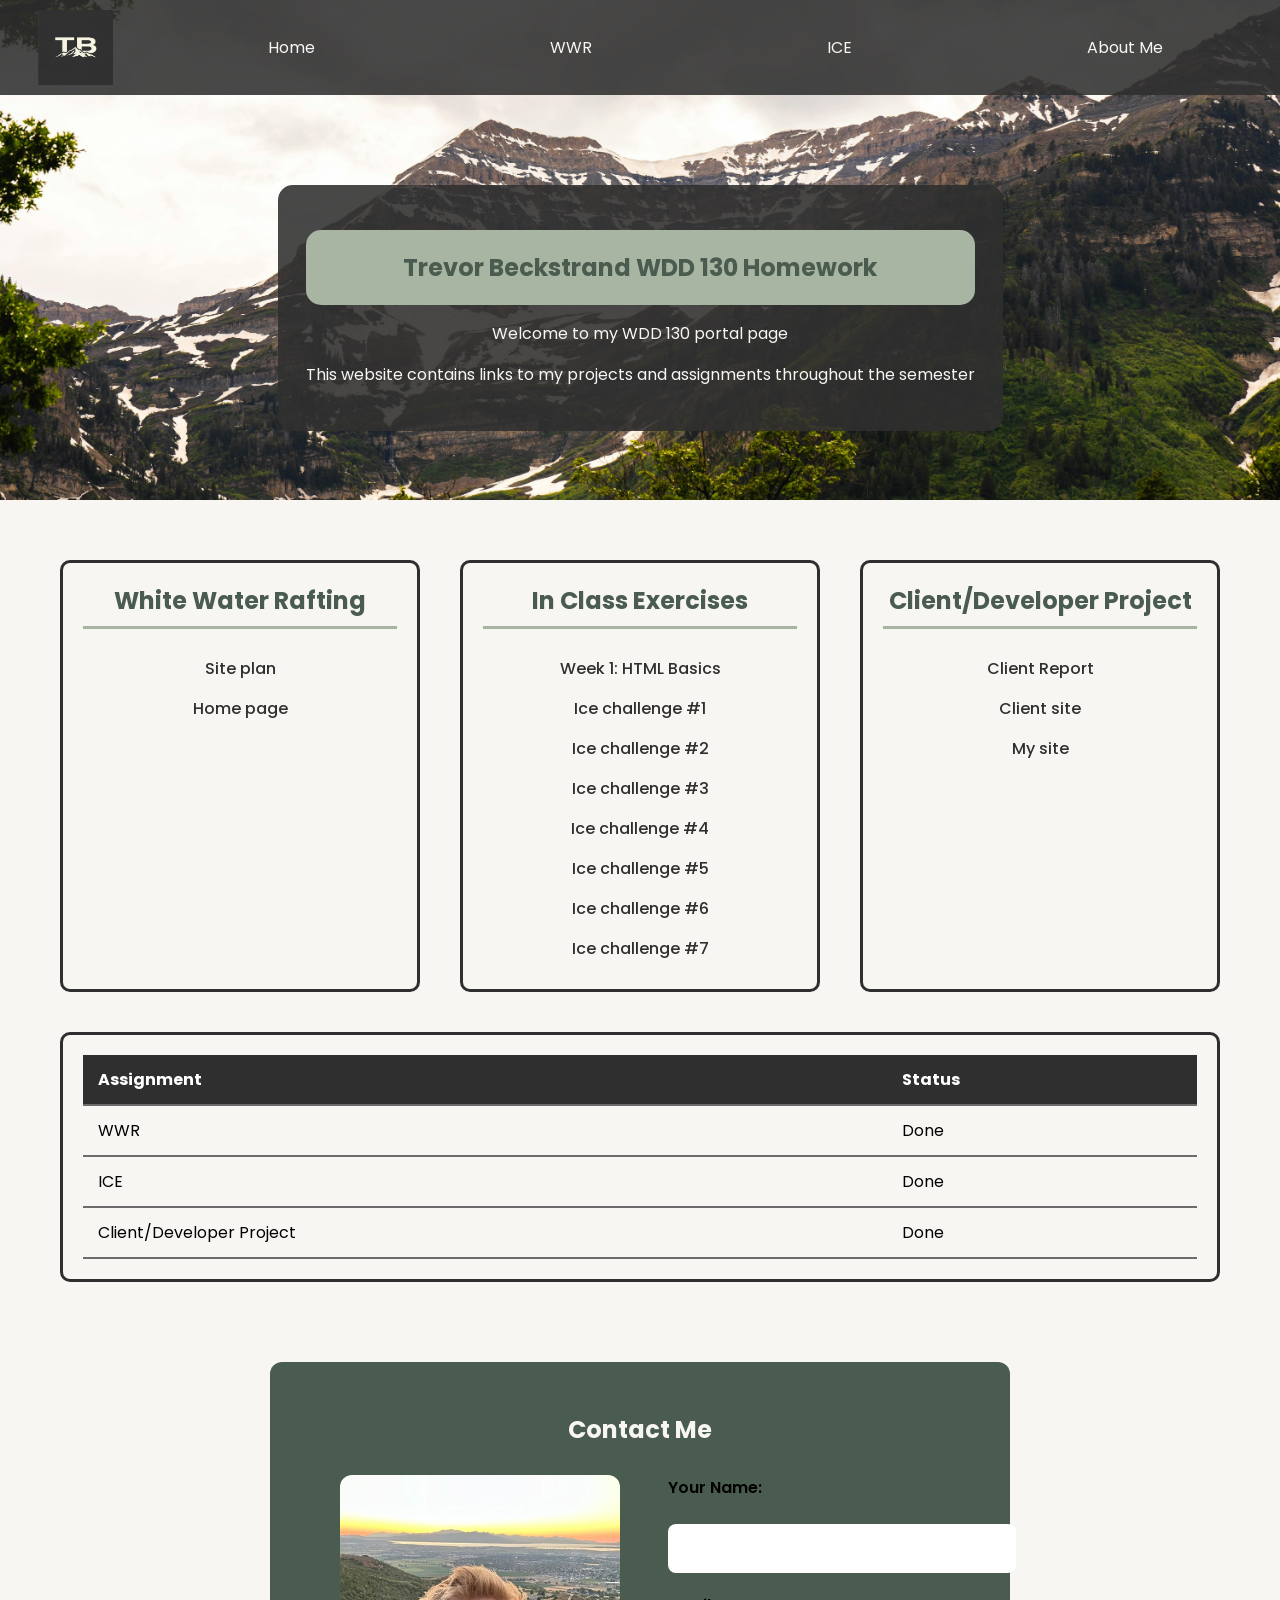
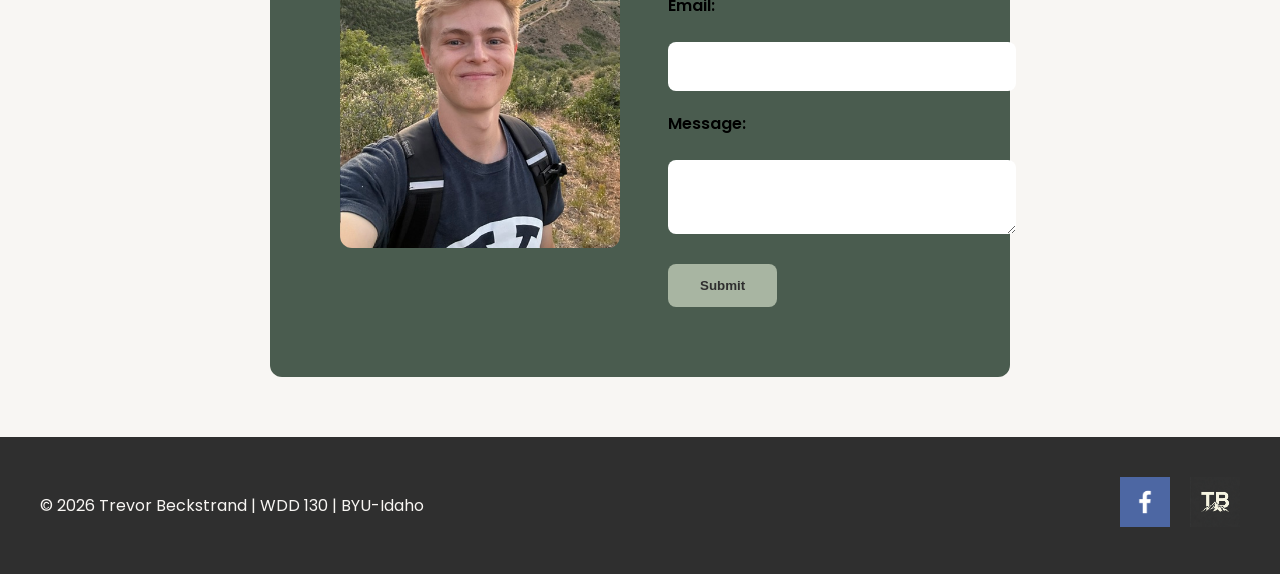
<file: index.html>
<!DOCTYPE html>
<html lang="en">
<head>
    <meta charset="UTF-8">
    <meta name="viewport" content="width=device-width, initial-scale=1.0">
    <link rel="stylesheet" href="styles/cssforindex.css" />
    <title>Trevor Beckstrand WDD 130 Portal</title>
</head>

<body>
    <header>
        <img src="images/logo_four.jpg" alt="logo">
        <nav>
            <a href="">Home</a>
            <a href="white-water-rafting/index.html" target="blank">WWR</a>
            <a href="portal_page/ice.html">ICE</a>
            <a href="portal_page/aboutme.html">About Me</a>
        </nav>
    </header>
    <div id="hero">
        <div id="hero-img">
            <img src="images/pexels-soranov-25929095.jpg" alt="mountain-image">
        </div>
        <section id="hero-msg">
            <h1>Trevor Beckstrand WDD 130 Homework</h1>
            <p>Welcome to my WDD 130 portal page</p>
            <p>This website contains links to my projects and assignments throughout the semester</p>
        </section>
    </div>
    <main>
        <section id="card-table-wrap">
            <div id="card-one" class="card">
                <h2 id ="ice-heading">In Class Exercises</h2>
                <ul class="blue-text">
                    <li>
                        <a href="ICE/basics.html" target="blank">Week 1: HTML Basics</a>
                    </li>
                    <li>
                        <a href="ICE/prophet_cards/oaks.html" target="blank">Ice challenge #1</a>
                    </li>
                    <li>
                        <a href="ICE/apostle_spotlight/apostles.html" target="blank">Ice challenge #2</a>
                    </li>
                    <li>
                        <a href="ICE/favdevo.html" target="blank">Ice challenge #3</a>
                    </li> 
                    <li>
                        <a href="ICE/grid_flags/flags.html" target="blank">Ice challenge #4</a>
                    </li> 
                    <li>
                        <a href="ICE/positioning/positioning.html" target="blank">Ice challenge #5</a>
                    </li> 
                    <li>
                        <a href="ICE/gallery/gallery.html" target="blank">Ice challenge #6</a>
                    </li> 
                    <li>
                        <a href="ICE/signup/signup.html" target="blank">Ice challenge #7</a>
                    </li> 
                </ul>
            </div>
            <div id="card-two" class="card">
                <h2>White Water Rafting</h2>
                <ul class="blue-text">
                    <li>
                        <a href="white-water-rafting/site-plan-rafting.html" target="blank">Site plan</a>
                    </li>
                    <li>
                        <a href="white-water-rafting/index.html" target="blank">Home page</a>
                    </li>
                </ul>
            </div>
            <div id="card-three" class="card">
                <h2>Client/Developer Project</h2>
                <ul class="blue-text">
                    <li>
                        <a href="portal_page/client_report.html" target="blank">Client Report</a>
                    </li>
                    <li>
                        <a href="https://trevorrbeckstrand-11.github.io/wdd130-dallimore/" target="blank">Client site</a>
                    </li>
                    <li>
                        <a href="https://franklindb.github.io/tennis_website/" target="blank">My site</a>
                    </li>
                </ul>
            </div>
            <div id="table">
                <table>
                    <tr>
                        <th>Assignment</th>
                        <th>Status</th>
                    </tr>
                    <tr>
                        <td>WWR</td>
                        <td>Done</td>
                    </tr>
                    <tr>
                        <td>ICE</td>
                        <td>Done</td>
                    </tr>
                    <tr>
                        <td>Client/Developer Project</td>
                        <td>Done</td>
                    </tr>
                </table> 
            </div>
        </section>
        <section id="form-section">
            <h2>Contact Me</h2>
            <div id="img-form-wrap">
                <img src="images/profile_pic.jpeg" alt="author-pic">
                <form>
                    <label for="your_name">Your Name:</label>
                    <input id="your_name" type="text">

                    <label for="email">Email:</label>
                    <input id="email" type="email">

                    <label for="message">Message:</label>
                    <textarea id="message"></textarea>

                    <input type="submit">
                </form>
            </div>
        </section>
    </main>
    <footer>
        <p>© 2026 Trevor Beckstrand | WDD 130 | BYU-Idaho</p>
        <div id="icons">
            <a href="https://facebook.com" target="_blank">
                <img id="fb-icon" src="white-water-rafting/images/facebook.png" alt="fb icon">
            </a>
            <a href="index.html">
                <img id="footer-logo" src="images/logo_four.jpg" alt="logo">
            </a>
        </div>
    </footer>
</body>
</html>
</file>
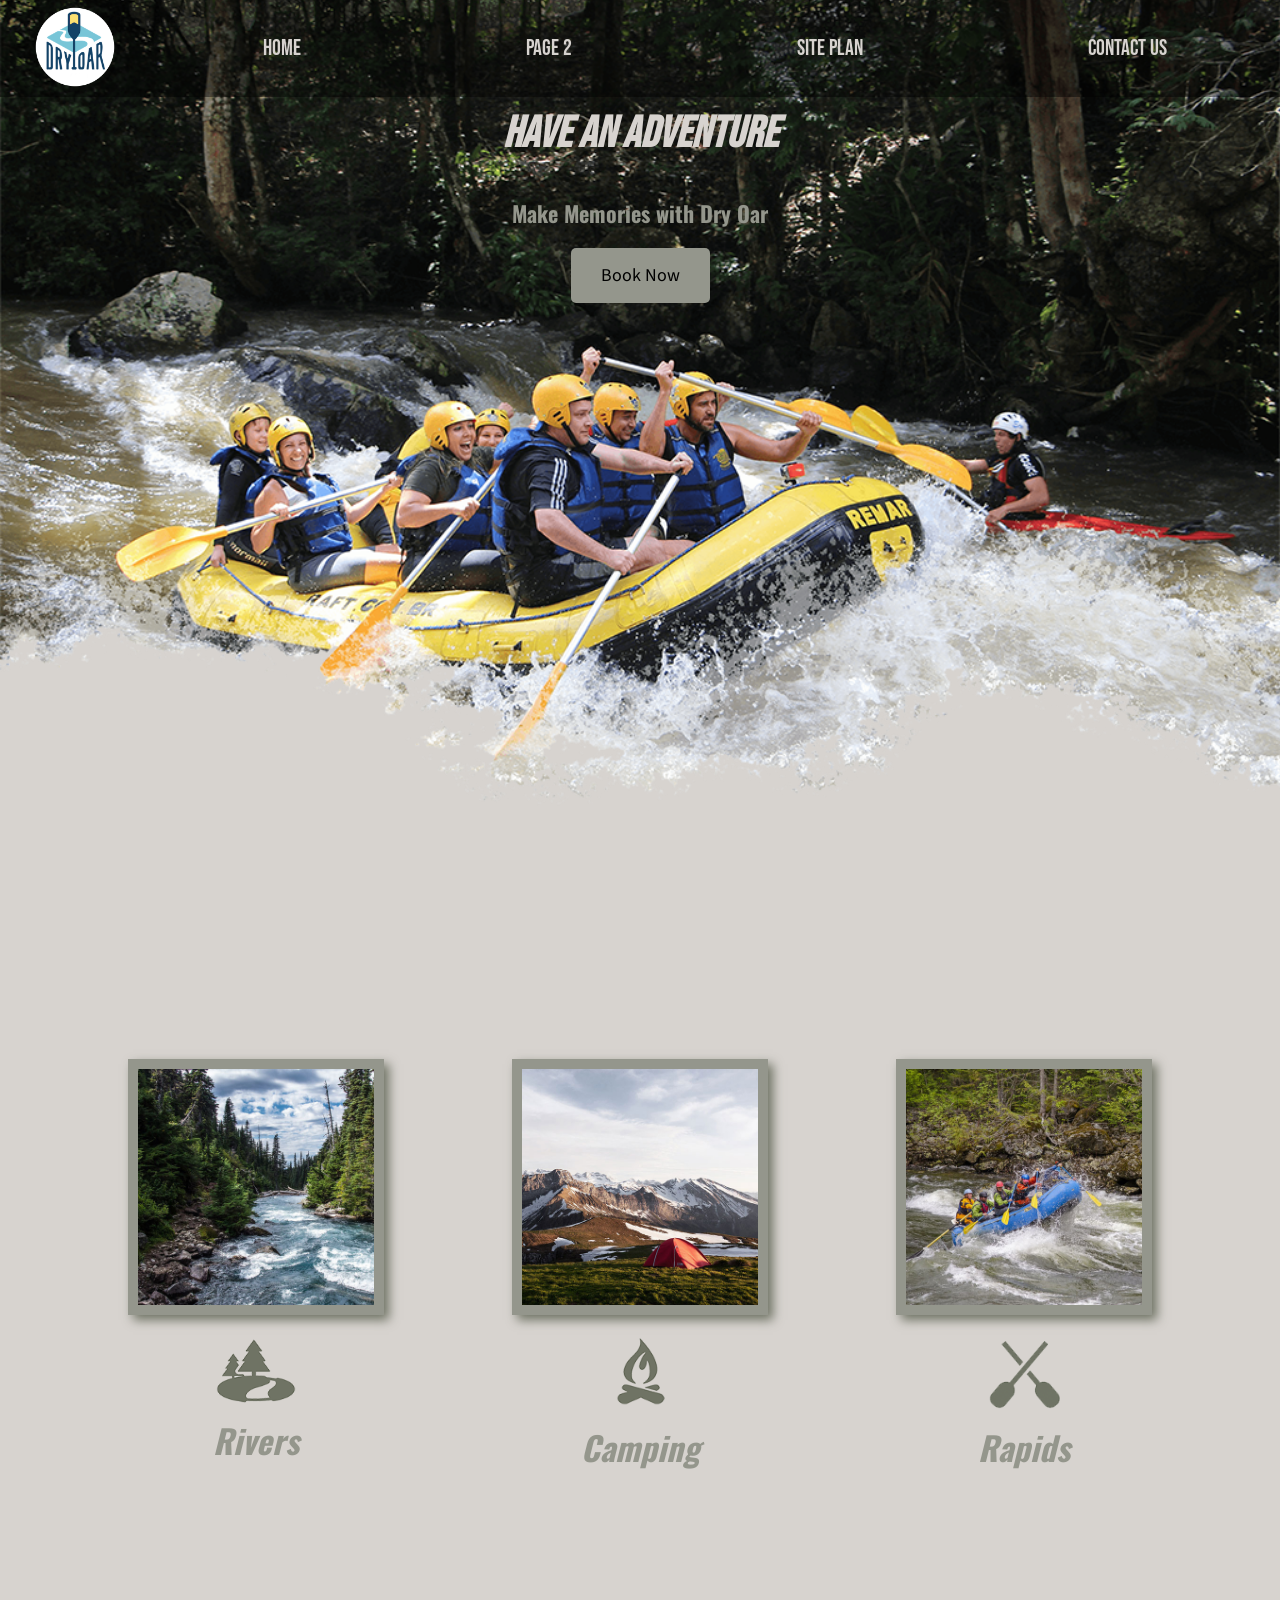
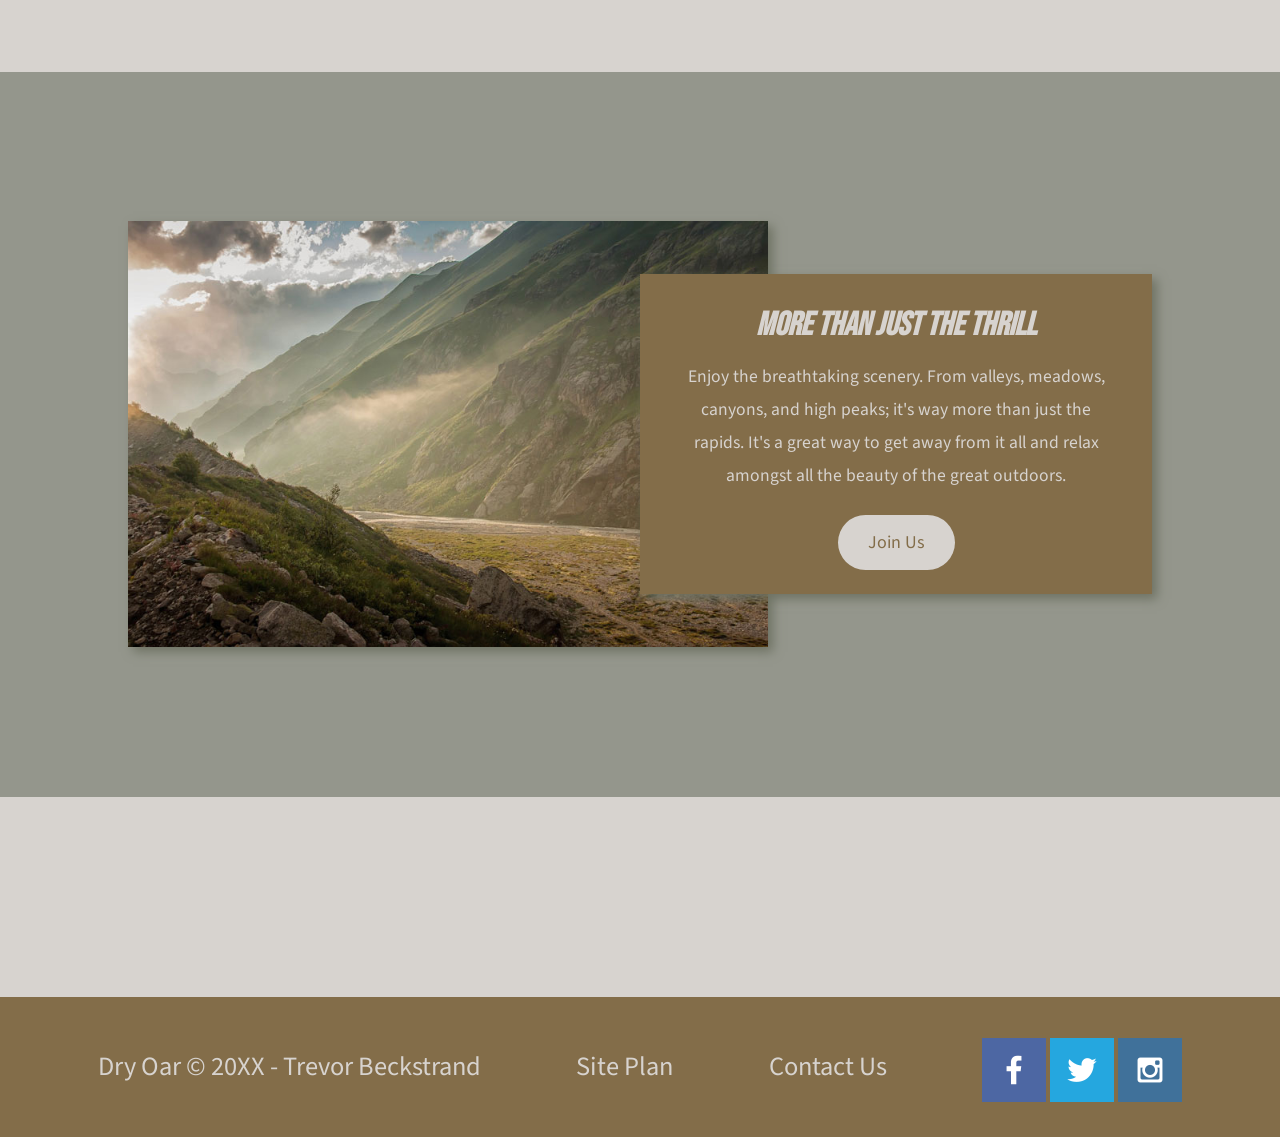
<file: white-water-rafting/index.html>
<!DOCTYPE html>
<html lang="en">
<head>
    <meta charset="UTF-8">
    <meta name="viewport" content="width=device-width, initial-scale=1.0">
    <link rel="stylesheet" href="styles/style.css">
    <title>Dry Oar Rafting</title>
</head>
<body>
    <div id="content">
        <header>
            <a id="logo_link" href="index.html">
                <img class="logo" src="images/dryoarlogo.png" alt="Dry Oar Logo">
            </a>
            <nav>
                <a href="index.html">Home</a>
                <a href="#">Page 2</a>
                <a href="site-plan-rafting.html">Site Plan</a>
                <a href="contactus.html">Contact Us</a>
            </nav>
        </header>
        <div id="hero">
            <div id="hero-box">
                <img id="hero-img" src="images/hero.png" alt="People enjoying white water rafting">
            </div>
            <section id="hero-msg">
                <h1 class="home-title">Have An Adventure</h1>
                <h4>Make Memories with Dry Oar</h4>
                <div class="button-box">
                    <a class="book" href="contactus.html">Book Now</a>
                </div>
            </section>
        </div>
        <main class="home-grid">
            <section class="rivers-card">
                <img class="card-img" src="images/rivers.jpg" alt="river in forest">
                <img class="icon" src="images/river_icon.png" alt="river icon">
                <h2>Rivers</h2>
            </section>
            <section class="camping-card">
                <img class="card-img" src="images/camping.jpg" alt="tent in mountains">
                <img class="icon" src="images/fire_icon.png" alt="fire icon">
                <h2>Camping</h2>
            </section>
            <section class="rapids-card">
                <img class="card-img" src="images/rapids.jpg" alt="rafting boat">
                <img class="icon" src="images/oars.png" alt="oars icon">
                <h2>Rapids</h2>
            </section>
            <div id="background"></div>
            <img class="mountains" src="images/mountains.jpg" alt="Misty mountains">
            <section class="msg">
                <h2>More Than Just The Thrill</h2>
                <p>Enjoy the breathtaking scenery. From valleys, meadows, canyons, and high peaks; it's way more than just the rapids. It's a great way to get away from it all and relax amongst all the beauty of the great outdoors. </p>
                <a class='join' href="rivers.html">Join Us</a>
            </section>
        </main>
        <footer>
            <p>Dry Oar &copy; 20XX - Trevor Beckstrand</p>
            <p><a href="site-plan-rafting.html">Site Plan</a></p>
            <p><a href="contactus.html">Contact Us</a></p>
            <div class="social">
                <a href="https://facebook.com" target="_blank">
                    <img src="images/facebook.png" alt="fb icon">
                </a>
                <a href="https://twitter.com" target="_blank">
                    <img src="images/twitter.png" alt="twitter icon">
                </a>
                <a href="https://instagram.com" target="_blank">
                    <img src="images/instagram.png" alt="instagram icon">
                </a>
            </div>
        </footer>
    </div>
</body>
</html>
</file>
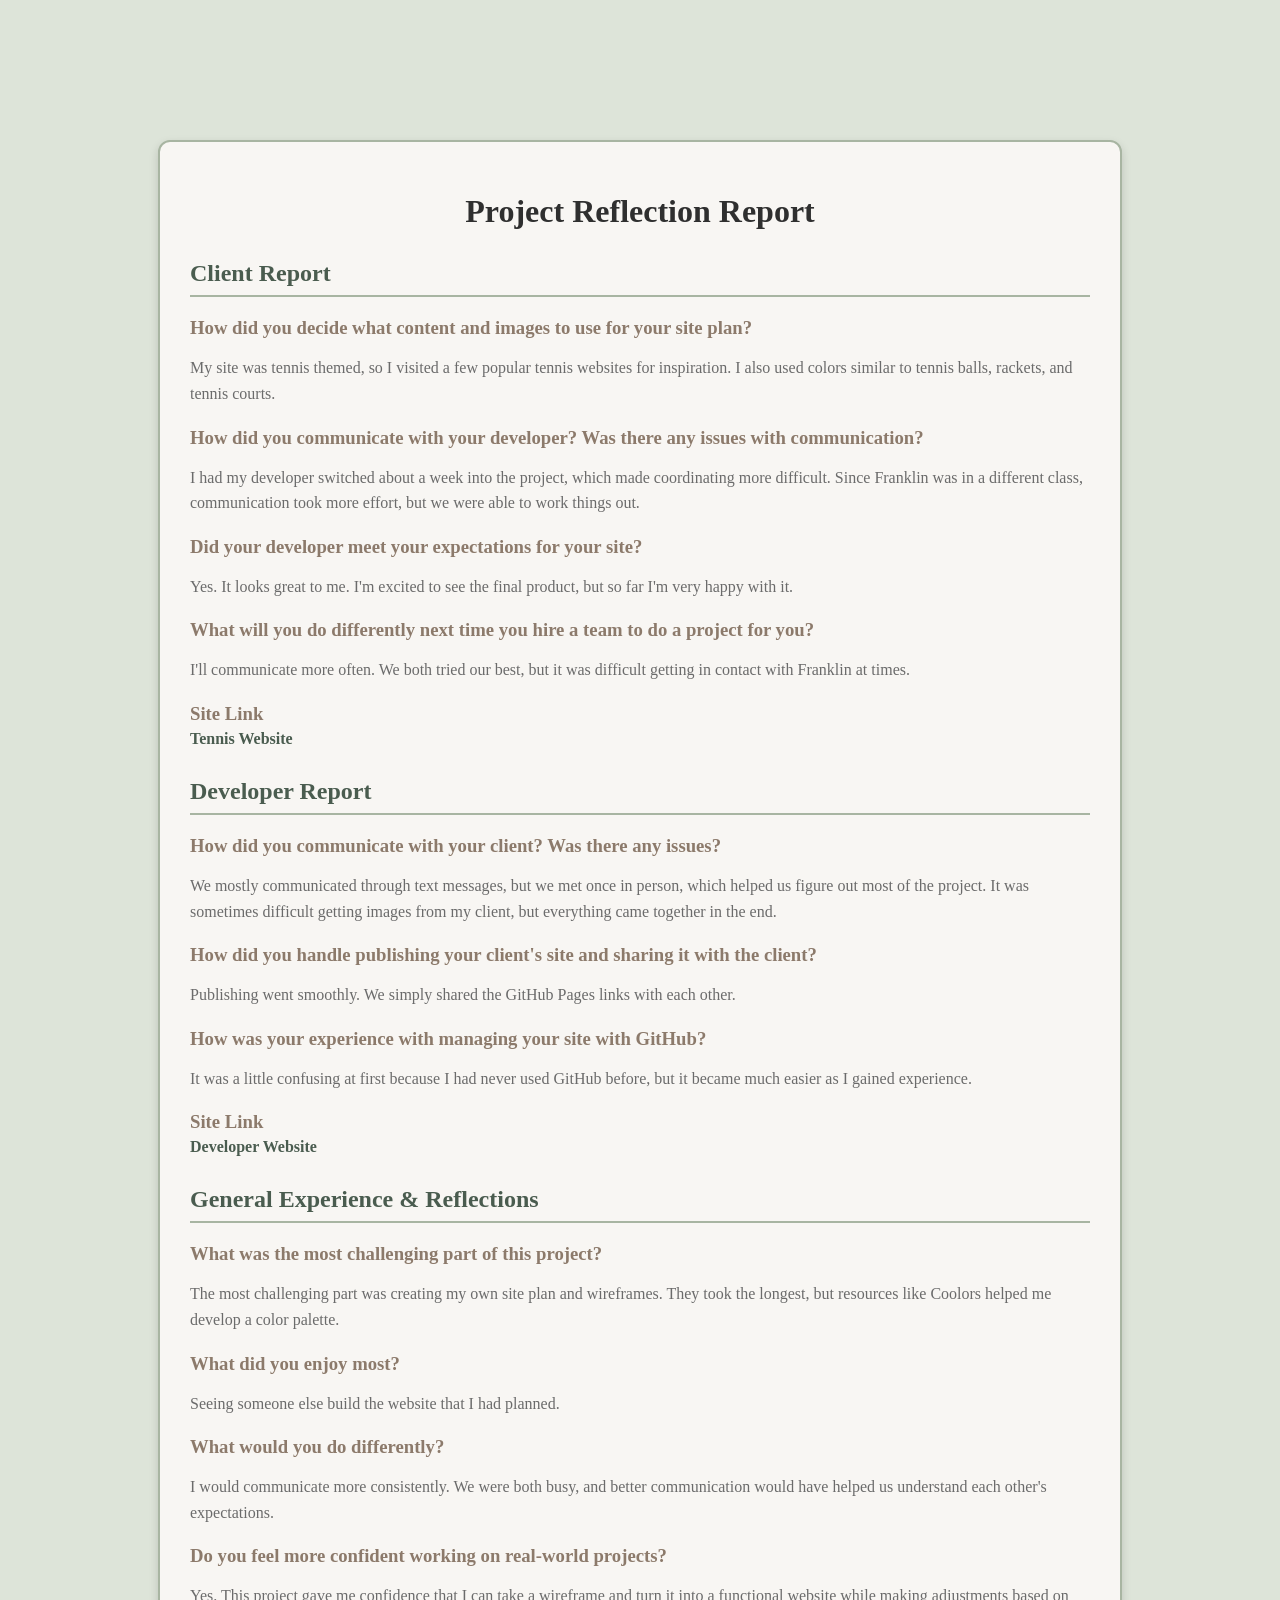
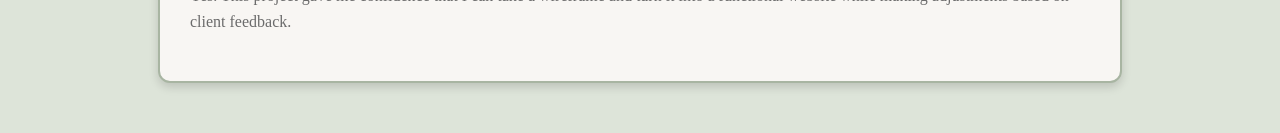
<file: client_report.html>
<!DOCTYPE html>
<html lang="en">
<head>
    <meta charset="UTF-8">
    <meta name="viewport" content="width=device-width, initial-scale=1.0">
    <title>Client Report</title>

    <style>

        @import url('https://fonts.googleapis.com/css2?family=Poppins:wght@400;500;600&family=Roboto+Slab:wght@700&display=swap');

        :root {
            --primary:    #2F2F2F;  
            --accent:     #4A5C4F;
            --secondary:  #8C7A6B; 
            --light:      #F8F6F3;   
            --neutral:    #6B6B6B;   
            --highlight:  #A8B5A2;    
        }


        body {
            background-color: #DDE4D9;
        
        }

        .report-card {
            max-width: 900px;
            margin: 140px auto 50px;
            padding: 30px;
            background-color: var(--light);
            color: var(--primary);
            border: 2px solid var(--highlight);
            border-radius: 12px;
            box-shadow: 0 4px 10px rgba(0, 0, 0, 0.15);
        }

        .report-card h1 {
            margin-bottom: 30px;
            text-align: center;
        }

        .report-card h2 {
            color: var(--accent);
            margin-top: 30px;
            border-bottom: 2px solid var(--highlight);
            padding-bottom: 8px;
        }

        .report-card h3 {
            color: var(--secondary);
            margin-top: 20px;
            margin-bottom: 5px;
        }

        .report-card p {
            color: var(--neutral);
            line-height: 1.6;
        }

        .report-card a {
            color: var(--accent);
            text-decoration: none;
            font-weight: 600;
        }

        .report-card a:hover {
            text-decoration: underline;
        }

    </style>

</head>

<body>

    <div class="report-card">
    <h1>Project Reflection Report</h1>

    <section>
        <h2>Client Report</h2>

        <h3>How did you decide what content and images to use for your site plan?</h3>
        <p>My site was tennis themed, so I visited a few popular tennis websites for inspiration. I also used colors similar to tennis balls, rackets, and tennis courts.</p>

        <h3>How did you communicate with your developer? Was there any issues with communication?</h3>
        <p>I had my developer switched about a week into the project, which made coordinating more difficult. Since Franklin was in a different class, communication took more effort, but we were able to work things out.</p>

        <h3>Did your developer meet your expectations for your site?</h3>
        <p>Yes. It looks great to me. I'm excited to see the final product, but so far I'm very happy with it.</p>

        <h3>What will you do differently next time you hire a team to do a project for you?</h3>
        <p>I'll communicate more often. We both tried our best, but it was difficult getting in contact with Franklin at times.</p>

        <h3>Site Link</h3>
        <a href="https://franklindb.github.io/tennis_website/" target="_blank">
            Tennis Website
        </a>
    </section>

    <section>
        <h2>Developer Report</h2>

        <h3>How did you communicate with your client? Was there any issues?</h3>
        <p>We mostly communicated through text messages, but we met once in person, which helped us figure out most of the project. It was sometimes difficult getting images from my client, but everything came together in the end.</p>

        <h3>How did you handle publishing your client's site and sharing it with the client?</h3>
        <p>Publishing went smoothly. We simply shared the GitHub Pages links with each other.</p>

        <h3>How was your experience with managing your site with GitHub?</h3>
        <p>It was a little confusing at first because I had never used GitHub before, but it became much easier as I gained experience.</p>

        <h3>Site Link</h3>
        <a href="https://trevorrbeckstrand-11.github.io/wdd130-dallimore/" target="_blank">
            Developer Website
        </a>
    </section>

    <section>
        <h2>General Experience & Reflections</h2>

        <h3>What was the most challenging part of this project?</h3>
        <p>The most challenging part was creating my own site plan and wireframes. They took the longest, but resources like Coolors helped me develop a color palette.</p>

        <h3>What did you enjoy most?</h3>
        <p>Seeing someone else build the website that I had planned.</p>

        <h3>What would you do differently?</h3>
        <p>I would communicate more consistently. We were both busy, and better communication would have helped us understand each other's expectations.</p>

        <h3>Do you feel more confident working on real-world projects?</h3>
        <p>Yes. This project gave me confidence that I can take a wireframe and turn it into a functional website while making adjustments based on client feedback.</p>
    </section>

</body>
</file>
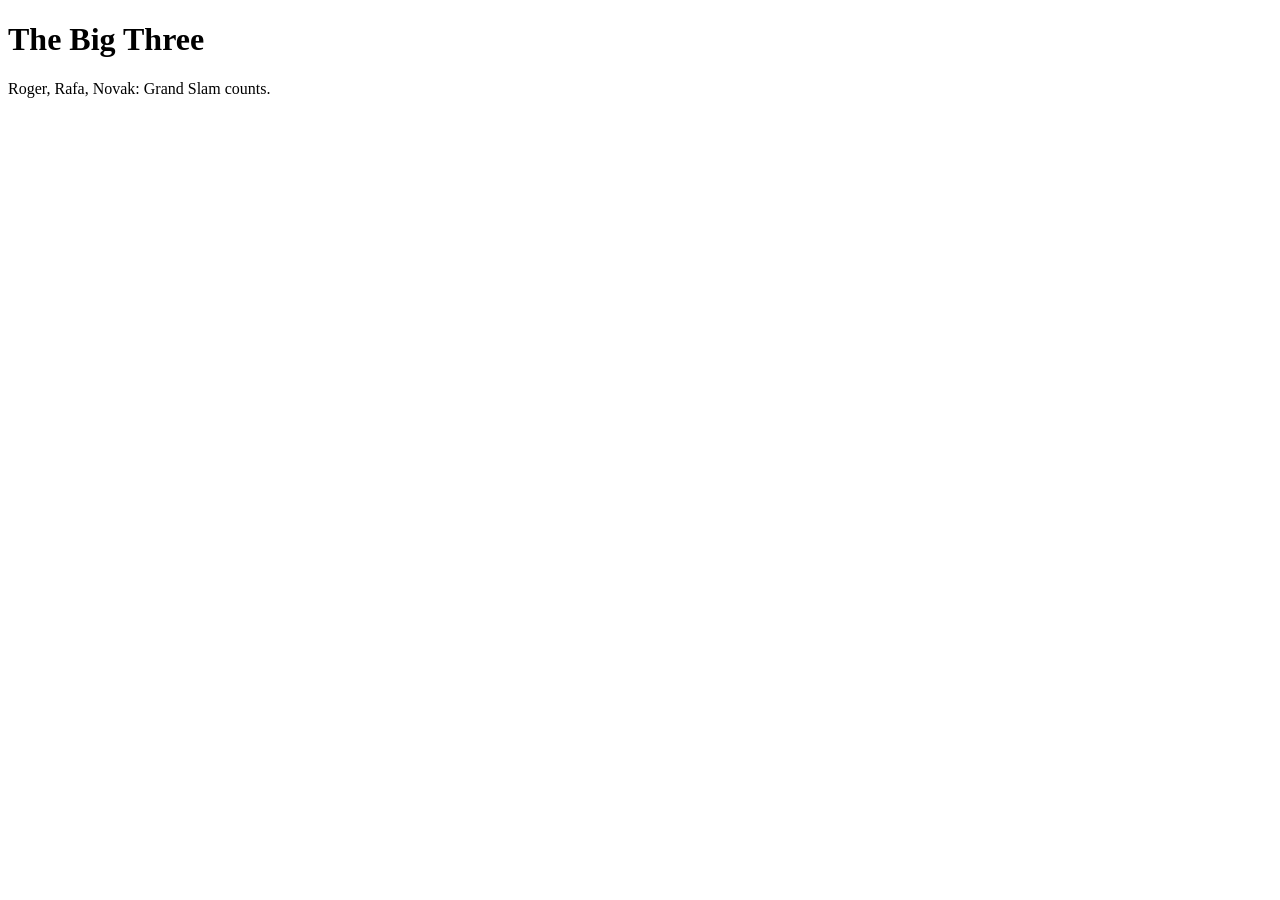
<file: ICE/basics.html>
<!DOCTYPE html>
<html>
    <head>
        <!-- Elements in the head do not appear on the page -->
         <title>Tennis</title>
    </head>
    <body>
        <!-- Elements in the body do appear on the page -->
         <h1>The Big Three</h1>
         <p>Roger, Rafa, Novak: Grand Slam counts.</p>
    </body>
</html>
</file>
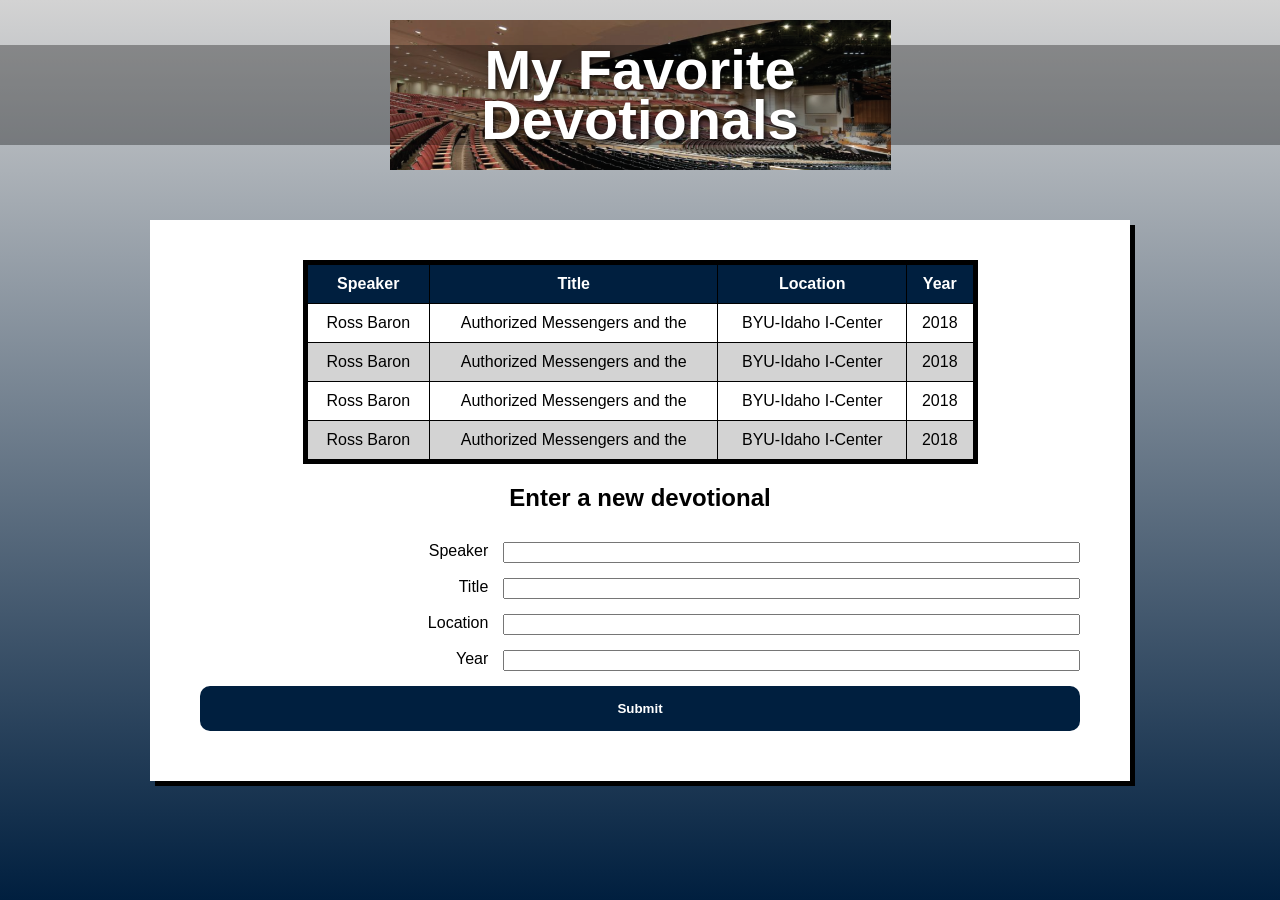
<file: ICE/favdevo.html>
<!DOCTYPE html>
<html lang="en">
<head>
  <meta charset="UTF-8" />
  <meta name="viewport" content="width=device-width, initial-scale=1.0"/>
  <title>My Favorite Devotionals</title>
  <link rel="stylesheet" href="styles/styles.css" />
</head>
<body>
  <div class="container">
    <header class="header">
      <div class="header-image">
        <h1>My Favorite<br>Devotionals</h1>
      </div>
    </header>
    <main>
      <div class="content-box">
        <!-- Add your devotional content here -->

        <table>
          <tr>
            <th>Speaker</th>
            <th>Title</th>
            <th>Location</th>
            <th>Year</th>
          </tr>
          <tr>
            <td>Ross Baron</td>
            <td>Authorized Messengers and the </td>
            <td>BYU-Idaho I-Center</td>
            <td>2018</td>
          </tr>
          <tr>
            <td>Ross Baron</td>
            <td>Authorized Messengers and the </td>
            <td>BYU-Idaho I-Center</td>
            <td>2018</td>
          </tr>
          <tr>
            <td>Ross Baron</td>
            <td>Authorized Messengers and the </td>
            <td>BYU-Idaho I-Center</td>
            <td>2018</td>
          </tr>
           <tr>
            <td>Ross Baron</td>
            <td>Authorized Messengers and the </td>
            <td>BYU-Idaho I-Center</td>
            <td>2018</td>
          </tr>
        </table>

        <h2>Enter a new devotional</h2>

        <form>
          <label for="speaker">Speaker</label>
          <input id="speaker" type="text">

          <label for="title">Title</label>
          <input id="title" type="text">

          <label for="location">Location</label>
          <input id="location" type="text">

          <label for="year">Year</label>
          <input id="year" type="text">

          <input type="submit">

        </form>

      </div>
    </main>
  </div>
</body>
</html>
</file>
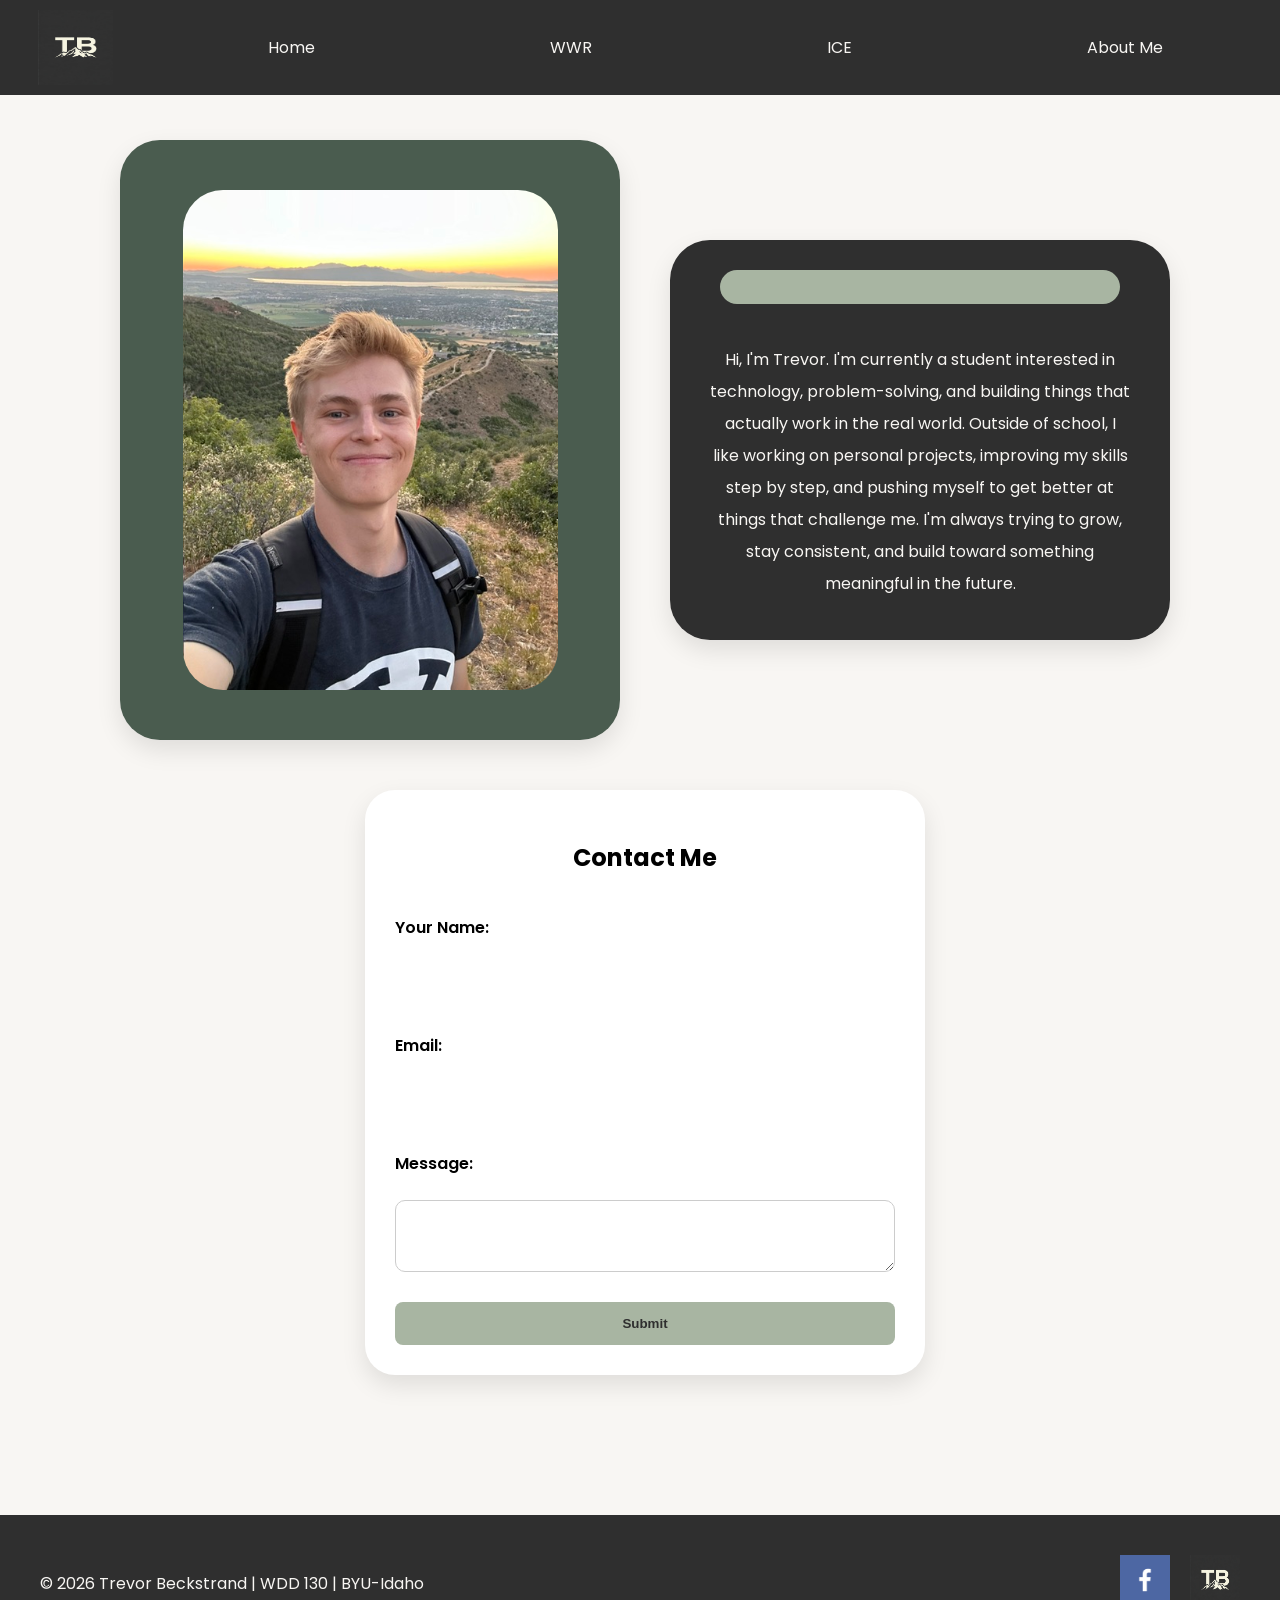
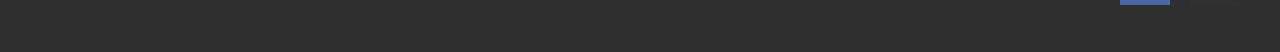
<file: portal_page/aboutme.html>
<!DOCTYPE html>
<html lang="en">
<head>
    <meta charset="UTF-8">
    <meta name="viewport" content="width=device-width, initial-scale=1.0">
    <link rel="stylesheet" href="../styles/cssforindex.css" />
    <title>Trevor Beckstrand About Me</title>

    <style>

        :root {
            --primary:    #2F2F2F;  
            --accent:     #4A5C4F;
            --secondary:  #8C7A6B; 
            --light:      #F8F6F3;   
            --neutral:    #6B6B6B;   
            --highlight:  #A8B5A2;    
        }
        
        body {
            background-color: var(--light);
        }

        header {
            background-color: var(--primary);
        }

        main {
            margin: 120px 100px;
            display: grid;
            grid-template-columns: 1fr 1fr;
            gap: 50px;
        }

        #card-pic {
            background-color: var(--accent);
            width: 500px;
            height: 600px;
            display: flex;
            align-items: center;
            justify-content: center;
            grid-column: 1;
            grid-row: 1;
            z-index: 1;
            border-radius: 40px;
            box-shadow: 0 10px 25px rgba(0, 0, 0, 0.1);
        }

        #card-pic img {
            height: 500px;
            border-radius: 40px;
        }

        #about-me {
            background-color: var(--primary);
            width: 500px;
            height: 400px;
            z-index: 0;
            position: relative;
            border-radius: 40px;
            grid-column: 2;
            grid-row: 1;
            align-self: center;
            box-shadow: 0 10px 25px rgba(0, 0, 0, 0.1);
            display: flex;
            flex-direction: column;
            align-items: center;
            text-align: center;
            
        }

        #blank-box {
            background-color: var(--highlight);
            width: 400px;
            height: 300px;
            margin: 30px 0 0 0;
            border-radius: 30px;
        }

        #about-me p {
            margin: 0;
            padding: 40px;
            color: var(--light);
            line-height: 2;
        }

        #form-section-two {
            margin: 0;
            grid-column: 1/3;
            width: 500px;
            justify-self: center;
            background-color: white;
            box-shadow: 0 10px 25px rgba(0, 0, 0, 0.1);
            padding: 30px;
            border-radius: 30px;
        }

        #img-form-wrap {
            display: flex;
            justify-content: center;
        }

        #form-section-two form {
            margin:0;
        }

        h2 {
            text-align: center;
            margin-bottom: 40px;
        }

        form {
            display: flex;
            flex-direction: column;
            gap: 10px;
            width: 100%;
        }

        input, textarea {
            width: 100%;
            padding: 10px;
            border-radius: 10px;
            border: 1px solid #ccc;
            box-sizing: border-box;
        }


    </style>
</head>

<body>
    <header>
        <img src="../images/logo_four.jpg" alt="logo">
        <nav>
            <a href="../index.html">Home</a>
            <a href="../white-water-rafting/index.html" target="blank">WWR</a>
            <a href="ice.html">ICE</a>
            <a href="aboutme.html">About Me</a>
        </nav>
    </header>
    <main>
        <section id="card-pic">
            <img src="../images/profile_pic.jpeg" alt="author-pic">
        </section>
        <section id="about-me">
            <div id="blank-box"></div>
            <p>Hi, I'm Trevor. I'm currently a student interested in technology, problem-solving, and building things that actually work in the real world. Outside of school, I like working on personal projects, improving my skills step by step, and pushing myself to get better at things that challenge me. I'm always trying to grow, stay consistent, and build toward something meaningful in the future.</p>
        </section>
        <section id="form-section-two">
            <h2>Contact Me</h2>
            <div id="img-form-wrap">
                <form>
                    <label for="your_name">Your Name:</label>
                    <input id="your_name" type="text">

                    <label for="email">Email:</label>
                    <input id="email" type="email">

                    <label for="message">Message:</label>
                    <textarea id="message"></textarea>

                    <input type="submit">
                </form>
            </div>
        </section>
    </main>
    <footer>
        <p>© 2026 Trevor Beckstrand | WDD 130 | BYU-Idaho</p>
        <div id="icons">
            <a href="https://facebook.com" target="_blank">
                <img id="fb-icon" src="../white-water-rafting/images/facebook.png" alt="fb icon">
            </a>
            <a href="../index.html">
                <img id="footer-logo" src="../images/logo_four.jpg" alt="logo">
            </a>
        </div>
    </footer>
</body>
</file>
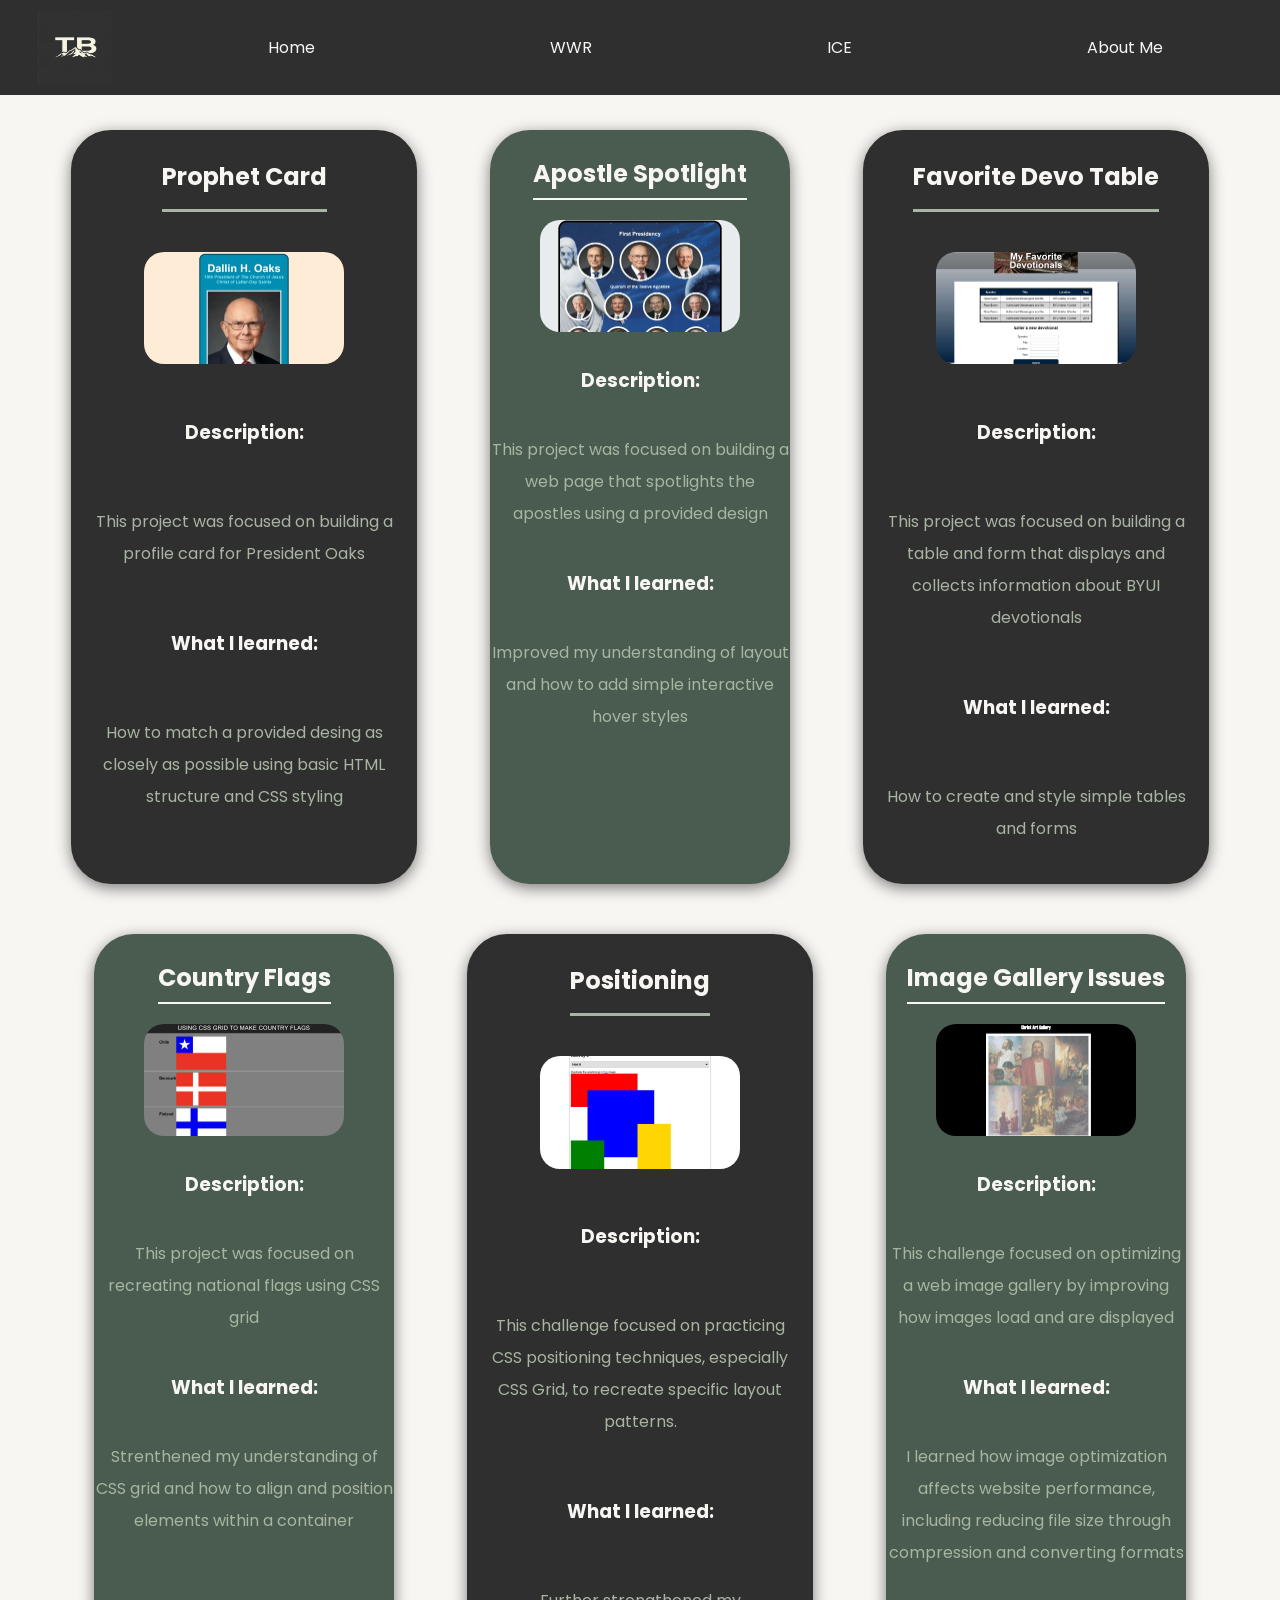
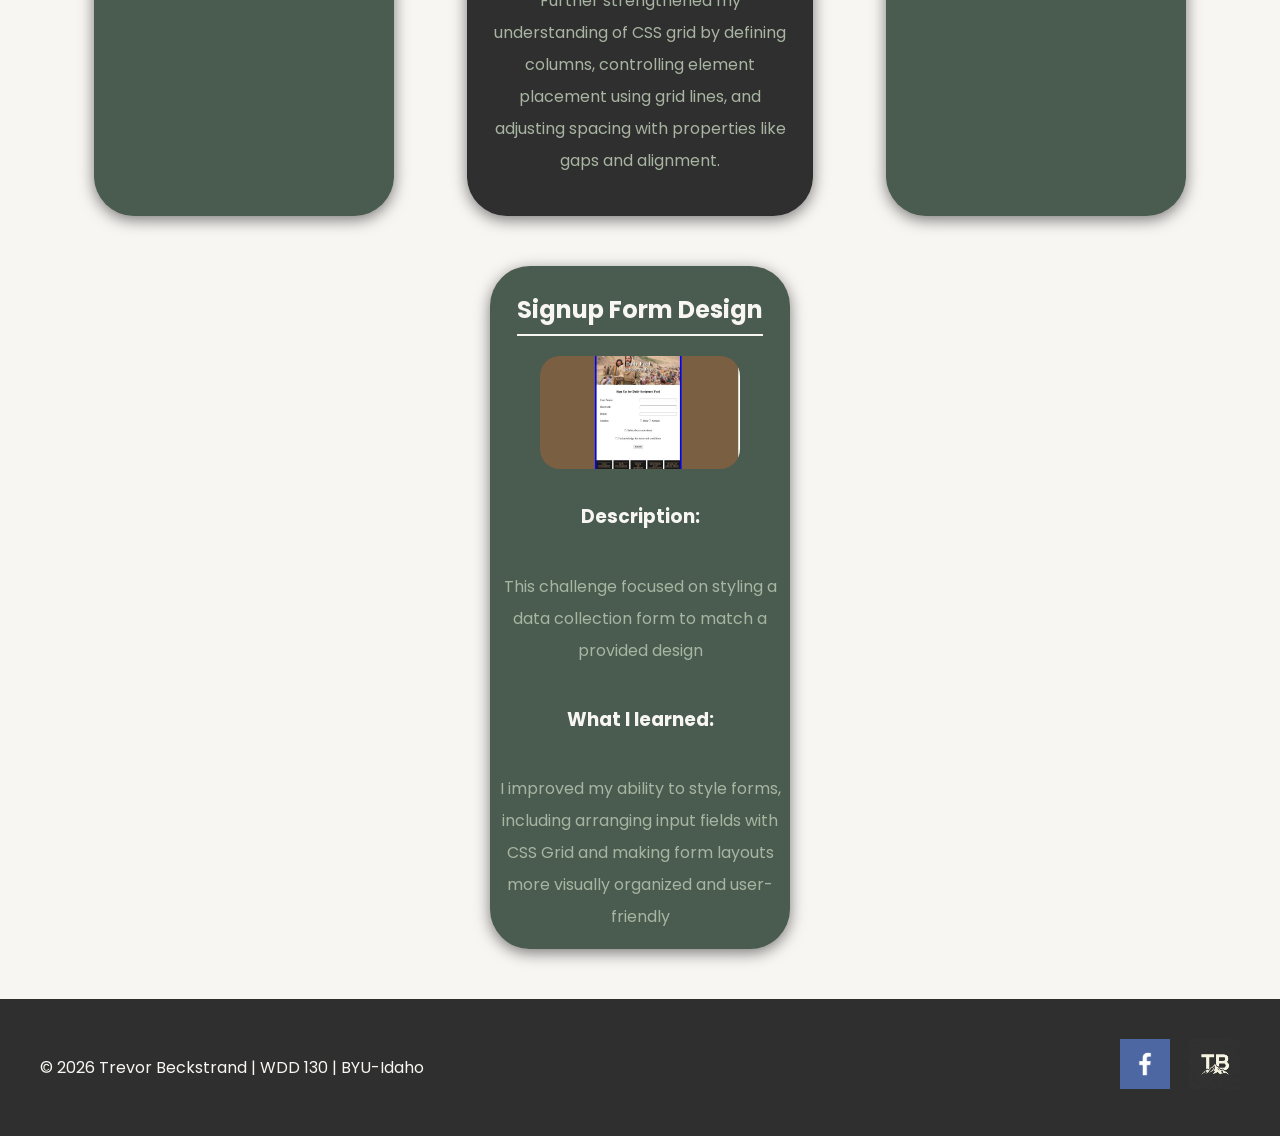
<file: portal_page/ice.html>
<!DOCTYPE html>
<html lang="en">
<head>
    <meta charset="UTF-8">
    <meta name="viewport" content="width=device-width, initial-scale=1.0">
    <link rel="stylesheet" href="../styles/cssforindex.css" />
    <title>Trevor Beckstrand Ice Page</title>

    <style>

        :root {
            --primary:    #2F2F2F;  
            --accent:     #4A5C4F;
            --secondary:  #8C7A6B; 
            --light:      #F8F6F3;   
            --neutral:    #6B6B6B;   
            --highlight:  #A8B5A2;    
        }

        body {
            background-color: var(--light);
        }

        header {
            background-color: var(--primary);
        }

        main{
            display: flex;
            padding: 0;
            background-image: url();
            background-size: cover;
            background-repeat: center;
            margin-top: 80px;
            justify-content: center;
        }

        #card-container {
            display: grid;
            grid-template-columns: 1fr 1fr 1fr;
            grid-gap: 50px;
            margin: 50px 100px;
            justify-items: center;
        }

        .card {
            background-color: var(--primary);
            border-radius: 40px;
            display: flex;
            flex-direction: column;
            align-items: center;
            width: 300px;
            box-shadow: 0 4px 15px rgba(0,0,0,0.5);
            text-align: center;
            line-height: 2;
            transition: 0.3s;
        }

        .card-2 {
            background-color: var(--accent);
            border-radius: 40px;
            display: flex;
            flex-direction: column;
            align-items: center;
            width: 300px;
            box-shadow: 0 4px 15px rgba(0,0,0,0.5);
            text-align: center;
            line-height: 2;
            transition: 0.3s;
        }

        .card-2:hover {
            transform: translateY(-5px);
            box-shadow: 0 8px 25px rgba(0,0,0,0.2);
        }

        .card:hover {
            transform: translateY(-5px);
            box-shadow: 0 8px 25px rgba(0,0,0,0.2);
        }


        .card h2, .card h3 {
            color: var(--light);
        }

        .card-2 h2 {
            border-bottom: 2px solid var(--light);
        }

        .card-2 h2, .card-2 h3 {
            color: var(--light);
        }

        .card p {
            color: var(--highlight);
        }

        .card-2 p {
            color: var(--highlight);
        }

        .card img {
            width: 200px;
            height: auto;
            border-radius: 20px;
            transition: 0.3s;
        }

        .card-2 img {
            width: 200px;
            height: auto;
            border-radius: 20px;
            transition: 0.3s;
        }

        .card img:hover {
            transform: translateY(-5px);
            box-shadow: 0 8px 25px rgba(0,0,0,0.2);
        }

        .card-2 img:hover {
            transform: translateY(-5px);
            box-shadow: 0 8px 25px rgba(0,0,0,0.2);
        }

        #card7 {
            grid-column: 2/3;
        }

    </style>
</head>

<body>
    <header>
        <img src="../images/logo_four.jpg" alt="logo">
        <nav>
            <a href="../index.html">Home</a>
            <a href="../white-water-rafting/index.html" target="blank">WWR</a>
            <a href="">ICE</a>
            <a href="aboutme.html">About Me</a>
        </nav>
    </header>
    <main>
        <div id="card-container">
            <section class="card" id="card1">
                <h2>Prophet Card</h2>
                <a href="../ICE/prophet_cards/oaks.html" target="blank">
                    <img src="../ICE/images/prophet_card_two.jpg">
                </a>
                <h3>Description:</h3>
                <p>This project was focused on building a profile card for President Oaks</p>
                <h3>What I learned:</h3>
                <p>How to match a provided desing as closely as possible using basic HTML structure and CSS styling</p>
            </section>
            <section class="card-2" id="card2">
                <h2>Apostle Spotlight</h2>
                <a href="../ICE/apostle_spotlight/apostles.html" target="blank">
                    <img src="../ICE/images/apostle_spotlight_two.jpg">
                </a>
                <h3>Description:</h3>
                <p>This project was focused on building a web page that spotlights the apostles using a provided design</p>
                <h3>What I learned:</h3>
                <p>Improved my understanding of layout and how to add simple interactive hover styles</p>
            </section>
            <section class="card" id="card3">
                <h2>Favorite Devo Table</h2>
                <a href="../ICE/favdevo.html" target="blank">
                    <img src="../ICE/images/fav_devo_table_two.jpg">
                </a>
                <h3>Description:</h3>
                <p>This project was focused on building a table and form that displays and collects information about BYUI devotionals</p>
                <h3>What I learned:</h3>
                <p>How to create and style simple tables and forms</p>
            </section>
            <section class="card-2" id="card4">
                <h2>Country Flags</h2>
                <a href="../ICE/grid_flags/flags.html" target="blank">
                    <img src="../ICE/images/country_flags_two.jpg">
                </a>
                <h3>Description:</h3>
                <p>This project was focused on recreating national flags using CSS grid</p>
                <h3>What I learned:</h3>
                <p>Strenthened my understanding of CSS grid and how to align and position elements within a container</p>
            </section>
            <section class="card" id="card5">
                <h2>Positioning</h2>
                <a href="../ICE/positioning/positioning.html" target="blank">
                    <img src="../ICE/images/positioning_img_two.jpg">
                </a>
                <h3>Description:</h3>
                <p>This challenge focused on practicing CSS positioning techniques, especially CSS Grid, to recreate specific layout patterns.</p>
                <h3>What I learned:</h3>
                <p>Further strengthened my understanding of CSS grid by defining columns, controlling element placement using grid lines, and adjusting spacing with properties like gaps and alignment.</p>
            </section>
            <section class="card-2" id="card6">
                <h2>Image Gallery Issues</h2>
                <a href="../ICE/gallery/gallery.html" target="blank">
                    <img src="../ICE/images/image_gallery_two.jpg">
                </a>
                <h3>Description:</h3>
                <p>This challenge focused on optimizing a web image gallery by improving how images load and are displayed</p>
                <h3>What I learned:</h3>
                <p>I learned how image optimization affects website performance, including reducing file size through compression and converting formats</p>
            </section>
            <section class="card-2" id="card7">
                <h2>Signup Form Design</h2>
                <a href="../ICE/signup/signup.html" target="blank">
                    <img src="../ICE/images/signup_forum_two.jpg">
                </a>
                <h3>Description:</h3>
                <p>This challenge focused on styling a data collection form to match a provided design</p>
                <h3>What I learned:</h3>
                <p>I improved my ability to style forms, including arranging input fields with CSS Grid and making form layouts more visually organized and user-friendly</p>
            </section>
        </div>
    </main>
    <footer>
        <p>© 2026 Trevor Beckstrand | WDD 130 | BYU-Idaho</p>
        <div id="icons">
            <a href="https://facebook.com" target="_blank">
                <img id="fb-icon" src="../white-water-rafting/images/facebook.png" alt="fb icon">
            </a>
            <a href="../index.html">
                <img id="footer-logo" src="../images/logo_four.jpg" alt="logo">
            </a>
        </div>
    </footer>
</body>
</html>
</file>
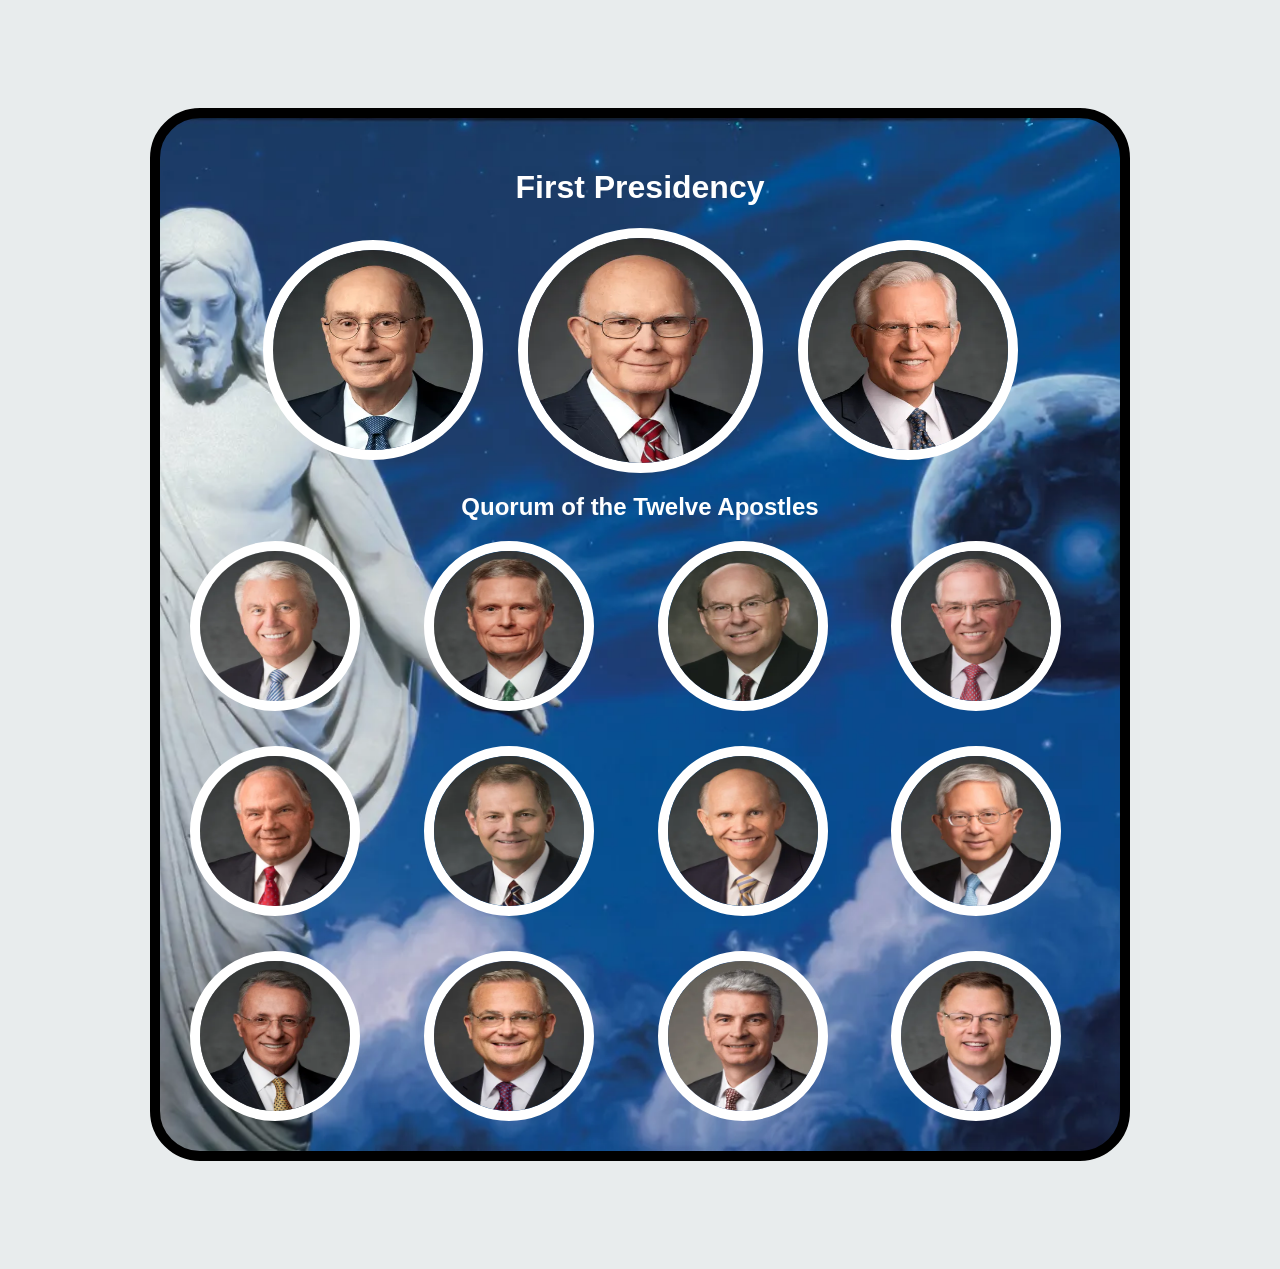
<file: ICE/apostle_spotlight/apostles.html>
<!DOCTYPE html>
<html lang="en">
<head>
    <meta charset="UTF-8">
    <meta name="viewport" content="width=device-width, initial-scale=1.0">
    <title>Apostles Spotlights</title>
    <style>

        body {
            background-color: #E8ECED;
            font-family: Arial, Helvetica;
            display: flex;
            justify-content: center;
        }

        .card {
            background-image: url(images/christus.webp);
            background-repeat: no-repeat;
            background-position: center;
            background-size: cover;
            width: 900px;
            border: 10px solid black;
            border-radius: 50px;
            margin: 100px auto;
            padding: 30px;
        }

        h1, h2 {
            text-align: center;
            color: white;
        }

        .first-presidency img {
            width: 200px;
            height: 200px;
            border-radius: 50%;
            border: 10px solid white;
        }

        .first-presidency #oaks {
            width: 225px;
            height: 225px;
        }

        .quorum img {
            width: 150px;
            height: 150px;
            border-radius: 50%;
            border: 10px solid white;
        }

        .first-presidency img:hover, .quorum img:hover {
            border-color: black;
        }

        .first-presidency {
            display: flex;
            justify-content: center;
            align-items: center;
            gap: 35px;
        }

        .quorum {
            display: grid;
            grid-template-columns: repeat(4, 1fr);
            gap: 35px;
            justify-content: center;
        }

    </style>
</head>
<body>
    <div class="card">
        <h1>First Presidency</h1>
        <div class="first-presidency">
            <img id="eyring" src="images/eyring.webp" alt="Elder Eyring">
            <img id="oaks" src="images/oaks.webp" alt="President Oaks">
            <img id="christofferson" src="images/christofferson.webp" alt="Elder Christofferson">
        </div>
        <h2>Quorum of the Twelve Apostles</h2>
        <div class="quorum">
            <img id="uchtdorf" src="images/uchtdorf.webp" alt="Elder Uchtdorf">
            <img id="bednar" src="images/bednar.webp" alt="Elder Bednar">
            <img id="cook" src="images/cook.webp" alt="Elder Cook">
            <img id="anderson" src="images/anderson.webp" alt="Elder Anderson">
            <img id="rasband" src="images/rasband.webp" alt="Elder Rasband">
            <img id="stevenson" src="images/stevenson.webp" alt="Elder Stevenson">
            <img id="renlund" src="images/renlund.webp" alt="Elder Renlund">
            <img id="gong" src="images/gong.webp" alt="Elder Gong">
            <img id="soares" src="images/soares.webp" alt="Elder Soares">
            <img id="kearon" src="images/kearon.webp" alt="Elder Kearon">
            <img id="causse" src="images/causse.webp" alt="Elder Causse">
            <img id="gilbert" src="images/gilbert.webp" alt="Elder Gilbert">
        </div>
    </div>
</body>
</html>
</file>
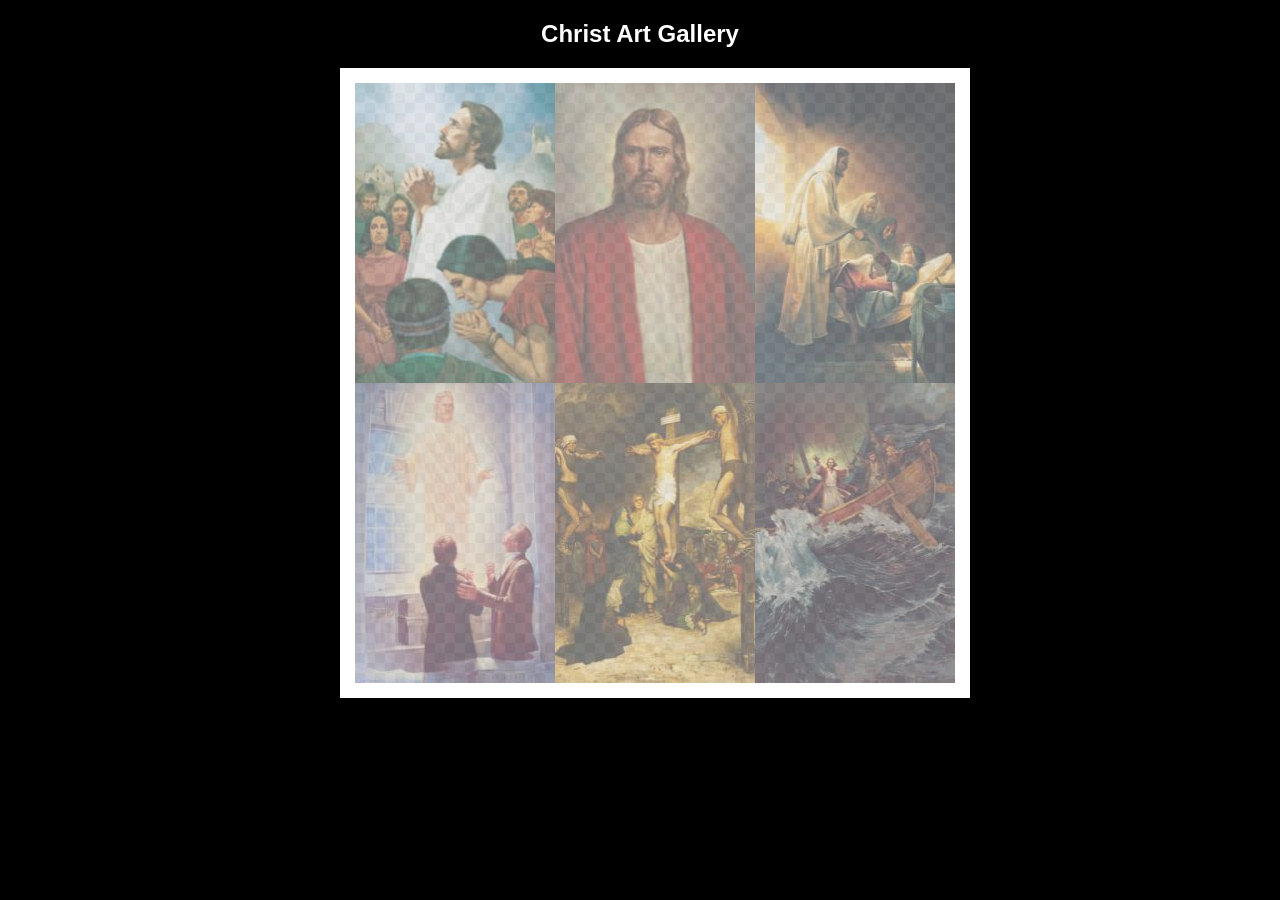
<file: ICE/gallery/gallery.html>
<!DOCTYPE html>
<html lang="en">
<head>
    <meta charset="UTF-8">
    <meta name="viewport" content="width=device-width, initial-scale=1.0">
    <title>Images of Christ</title>
    <style>
        body {
            background: black;
        }
        #wrapper{
            width: 600px;
            margin: 0 auto;
        }
        nav {
            color: white;
            text-align: center;
            font-family: Haettenschweiler, 'Arial Narrow Bold', sans-serif;
        }
        #gallery{
            display: grid;
            grid-template-columns: 200px 200px 200px;
            border: 15px solid rgb(255, 255, 255);
            width: 100%;
            background-color: #ddd;
            background-image:
                linear-gradient(45deg, #ccc 26%, transparent 26%), 
                linear-gradient(135deg, #ccc 26%, transparent 26%),
                linear-gradient(45deg, transparent 75%, #ccc 75%),
                linear-gradient(135deg, transparent 75%, #ccc 75%);
            background-size: 20px 20px; /* Must be a square */
            background-position: 0 0, 10px 0, 10px -10px, 0px 10px; 
            
        }
        #gallery a {
            cursor: url('images/christus.png'), pointer;
        }
        #gallery img {
            /* make a thumbnail of the image that is 200x300 
               instead of using width and height here to help the page load faster */
            width: 200px; 
            height: 300px;

            opacity:50%;
            display:block;
        }
        #gallery img:hover{
            opacity: 100%;
        }
    </style>
</head>
<body>
    <div id="wrapper">
        <nav>
            <h1>Christ Art Gallery</h1>
        </nav>
        <main>
            <div id="gallery">
                <a href="images/big/img1.jpg"><img src="images/small/img1-small.jpg" alt="Christ praying with the Nephites" ></a>
                <a href="images/big/img2-opt.jpg"><img src="images/small/img2-small.jpg" alt="Jesus the Christ" ></a>
                <a href="images/big/img3-opt.jpg"><img src="images/small/img3-small.jpg" alt="Jesus Raising the Daughter of Jairus" ></a>
                <a href="images/big/img4-opt.jpg"><img src="images/small/img4-small.jpg" alt="The Lord Appears in the Kirtland Temple" ></a>
                <a href="images/big/img5-opt.jpg"><img src="images/small/img5 -small.jpg" alt="Crucifixion of Jesus Christ" ></a>
                <a href="images/big/img6-opt.jpg"><img src="images/small/img6 -small.jpg" alt="Jesus Calms the Storm" ></a>
            </div>
        </main>
    </div>
</body>
</html>
</file>
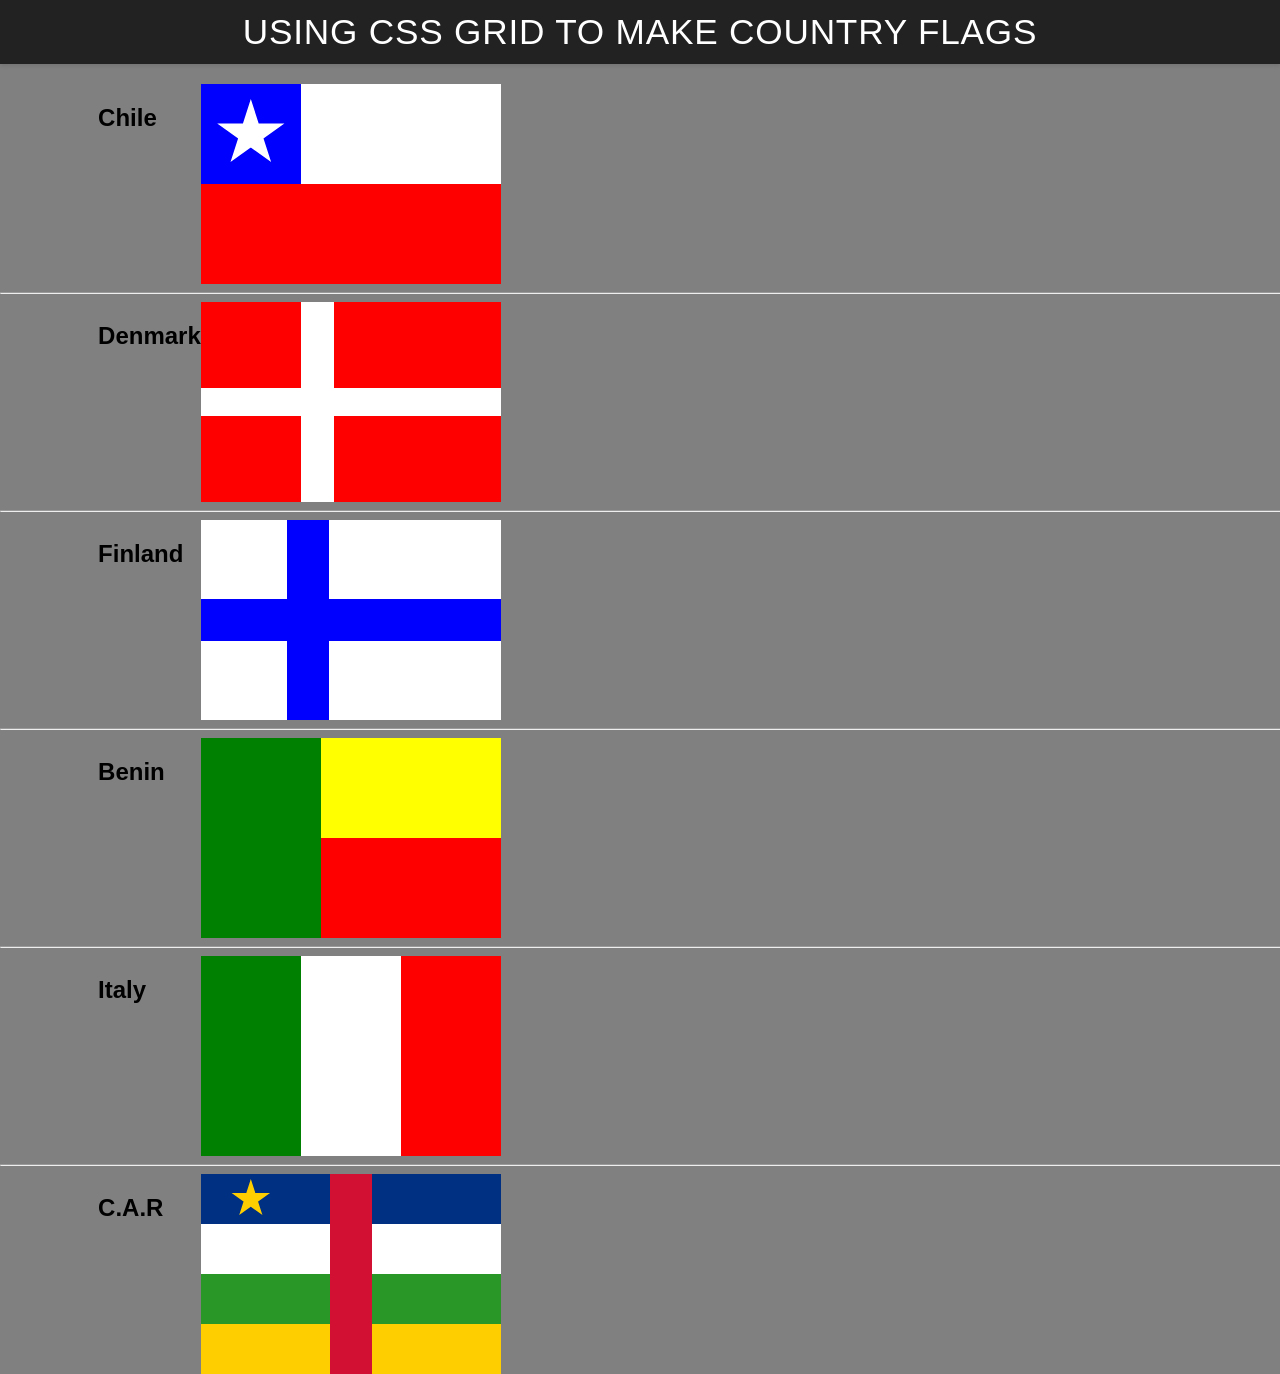
<file: ICE/grid_flags/flags.html>
<!DOCTYPE html>
<html lang="en">

<head>
    <meta charset="UTF-8">
    <meta name="viewport" content="width=device-width, initial-scale=1.0">
    <title>Flag</title>
    <style>
        body {
            margin: 0;
            font-family: 'Helvetica Neue', sans-serif;
            background-color: gray;
        }

        header {
            background-color: #222;
            color: #fff;
            padding: 0.75rem 1.5rem;
            display: flex;
            align-items: center;
            justify-content: center;
            font-size: 1.1rem;
            letter-spacing: 0.05rem;
            text-transform: uppercase;
            box-shadow: 0 2px 4px rgba(0, 0, 0, 0.1);
        }

        header h1 {
            margin: 0;
            font-weight: 400;
        }
        main {
            display: grid;
            grid-template-columns: .1fr .1fr 1fr .1fr;
            margin-top: 20px;
        }
        hr {
            width: 100%;
            grid-column: 1 / 5;
        }
        h2 {
            grid-column: 2/3;
        }

        #blue {
            background: blue;
            grid-column: 1 / 2;
            display: grid;
            align-items: center;
            justify-items: center;
        }

        #white {
            background: white;
            grid-column: 2 / 4;
        }

        #red {
            background: red;
            grid-column: 1 / 4;
        }

        #chile {
            display: grid;
            grid-template-columns: 1fr 1fr 1fr;
            grid-template-rows: 1fr 1fr;
            height: 200px;
            width: 300px;
        }

        #denmark {
            display: grid;
            grid-template-columns: 3fr 1fr 5fr;
            grid-template-rows: 3fr 1fr 3fr;
            height: 200px;
            width: 300px;
            background-color: white;
        }

        #dred1, #dred2, #dred3, #dred4 {
            background-color: red;
        }

        #dred1 {
            grid-column: 1;
            grid-row: 1;
        }

        #dred2 {
            grid-column: 3;
            grid-row: 1;
        }

        #dred3 {
            grid-column: 1;
            grid-row: 3;
        }

        #dred4 {
            grid-column: 3;
            grid-row: 3;
        }

        #finland {
            background-color: blue;
            display: grid;
            grid-template-columns: 1fr 0.5fr 2fr;
            grid-template-rows: 1fr 0.52fr 1fr;
            height: 200px;
            width: 300px;
        }

        #fwhite1, #fwhite2, #fwhite3, #fwhite4 {
            background-color: white;
        }

        #fwhite1 {
            grid-column: 1;
            grid-row: 1;
        }

        #fwhite2 {
            grid-column: 3;
        }

        #fwhite3 {
            grid-column: 1;
            grid-row: 3;
        }

        #fwhite4 {
            grid-column: 3;
            grid-row: 3;
        }

        #benin {
            display: grid;
            grid-template-columns: 2fr 3fr;
            grid-template-rows: 1fr 1fr;
            height: 200px;
            width: 300px;
            background-color: green;
        }

        #bgreen {
            grid-column: 1;
            grid-row: 1/2;
        }

        #byellow {
            grid-column: 2;
            grid-row: 1;
            background-color: yellow;
        }

        #bred {
            grid-column: 2;
            grid-row: 2;
            background-color: red;
        }

        #italy {
            display: grid;
            grid-template-columns: 1fr 1fr 1fr;
            height: 200px;
            width: 300px;
        }

        #igreen {
            background-color: green;
            grid-column: 1;
        }

        #iwhite {
            background-color: white;
            grid-column: 2;
        }

        #ired {
            background-color: red;
            grid-column: 3;
        }

        #car {
            display: grid;
            grid-template-columns: 1fr 0.33fr 1fr;
            grid-template-rows: 1fr 1fr 1fr 1fr;
            background-color: #FFCE00;
            height: 200px;
            width: 300px;
        }

        #carblue {
            grid-column: 1/4;
            grid-row: 1;
            background-color: #003082;
            display: flex;
            align-items: center;
        }

        #carwhite {
            grid-column: 1/4;
            grid-row: 2;
            background-color: #FFFFFF;
        }

        #cargreen {
            grid-column: 1/4;
            grid-row: 3;
            background-color: #289728;
        }

        #carred {
            grid-column: 2;
            grid-row: 1/5;
            background-color: #D21034;
        }

        .star2 {
            width: 40px;
            aspect-ratio: 1;
            background: #FFCE00;
            clip-path: polygon(50% 0, 79% 90%, 2% 35%, 98% 35%, 21% 90%);
            grid-column: 1;
            grid-row: 1;
            margin-left: 30px;
        }

        .star {
            width: 70px;
            aspect-ratio: 1;
            background: white;
            clip-path: polygon(50% 0, 79% 90%, 2% 35%, 98% 35%, 21% 90%);
        }

    </style>
</head>

<body>
    <header>
        <h1>Using CSS Grid to make Country Flags</h1>
    </header>
    <main>
        <h2>Chile</h2>
        <div id="chile">
            <div id="blue">
                <div class="star"></div>
            </div>
            <div id="white"></div>
            <div id="red"></div>
        </div>
        <hr>

        <h2>Denmark</h2>
        <div id="denmark">
            <div id="dred1"></div>
            <div id="dred2"></div>
            <div id="dred3"></div>
            <div id="dred4"></div>
        </div>
        <hr>

        <h2>Finland</h2>
        <div id="finland">
            <div id="fwhite1"></div>
            <div id="fwhite2"></div>
            <div id="fwhite3"></div>
            <div id="fwhite4"></div>
        </div>
        <hr>

        <h2>Benin</h2>
        <div id="benin">
            <div id="bgreen"></div>
            <div id="byellow"></div>
            <div id="bred"></div>
        </div>
        <hr>

        <h2>Italy</h2>
        <div id="italy">
            <div id="igreen"></div>
            <div id="iwhite"></div>
            <div id="ired"></div>
        </div>
        <hr>

        <h2>C.A.R</h2>
        <div id="car">
            <div id="carblue">
                <div class="star2"></div>
            </div>
            <div id="carwhite"></div>
            <div id="cargreen"></div>
            <div id="caryellow"></div>
            <div id="carred"></div>
        </div>
    </main>
</body>

</html>
</file>
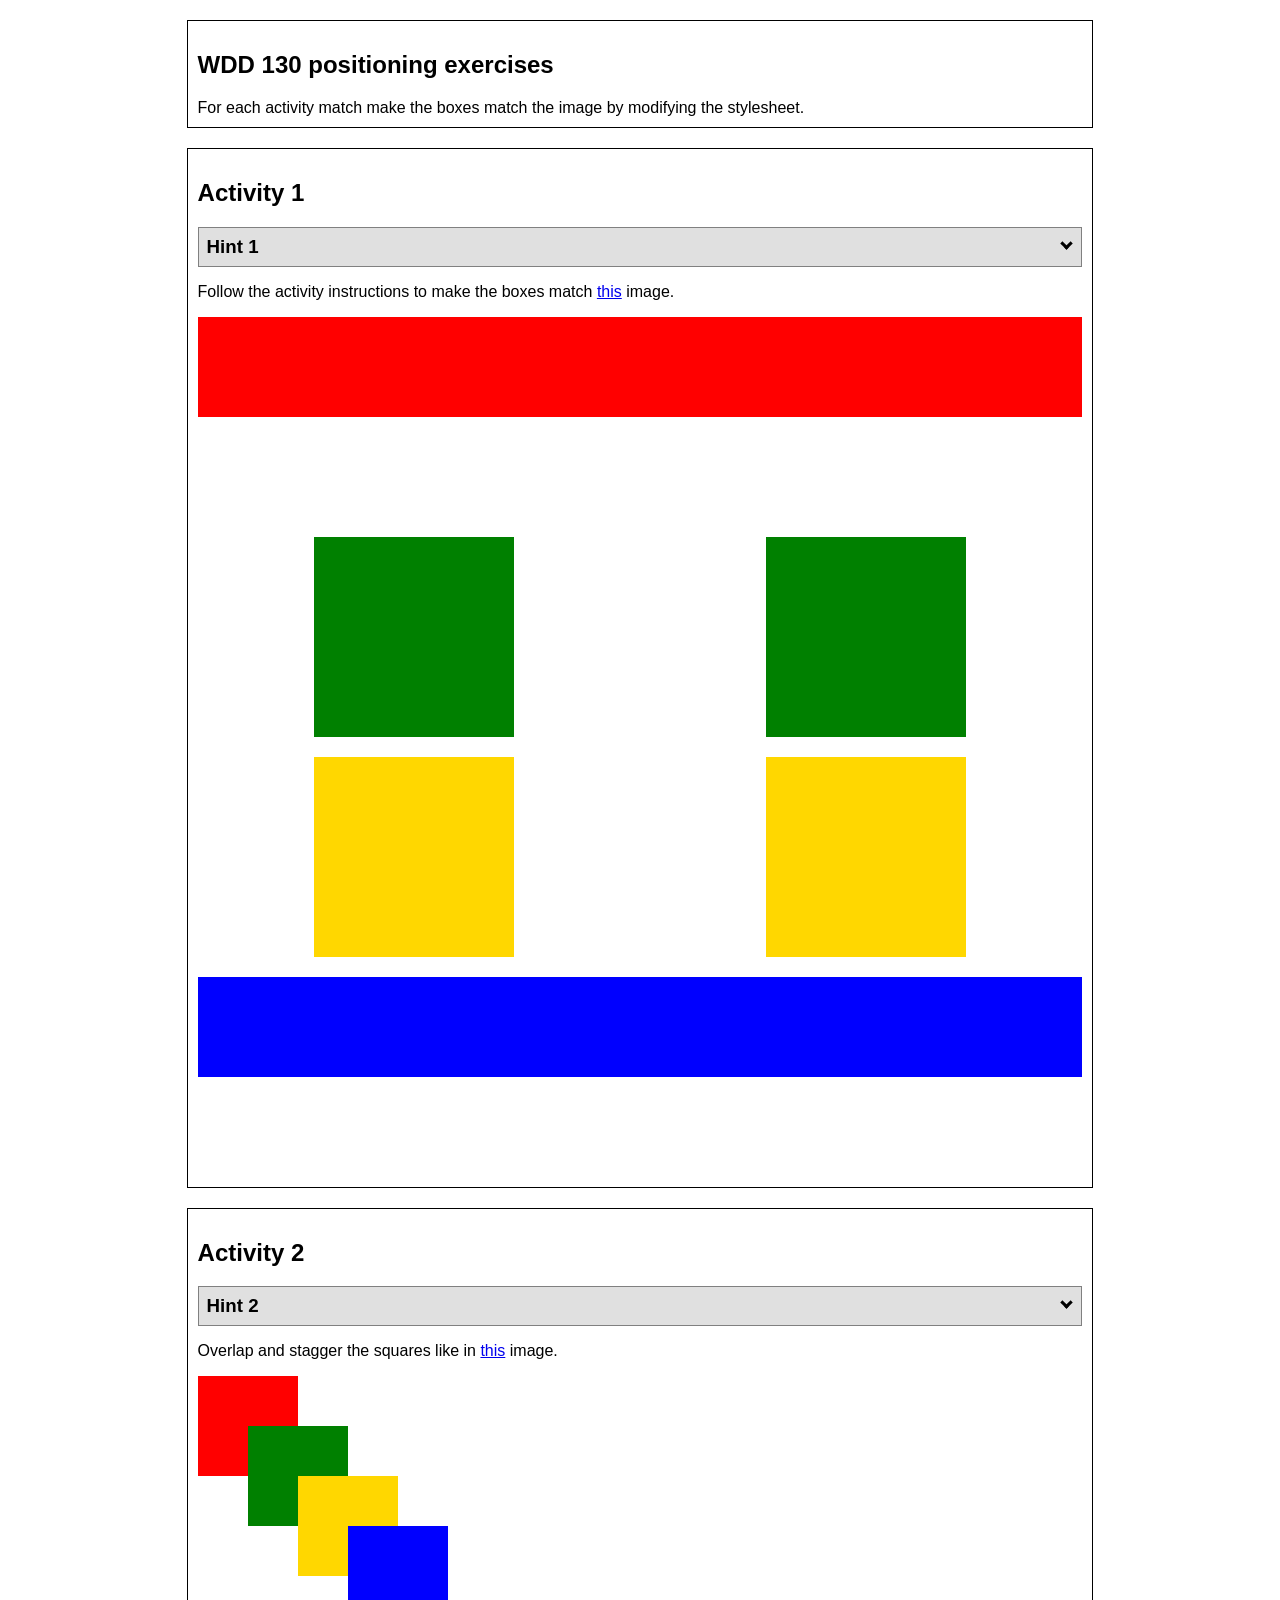
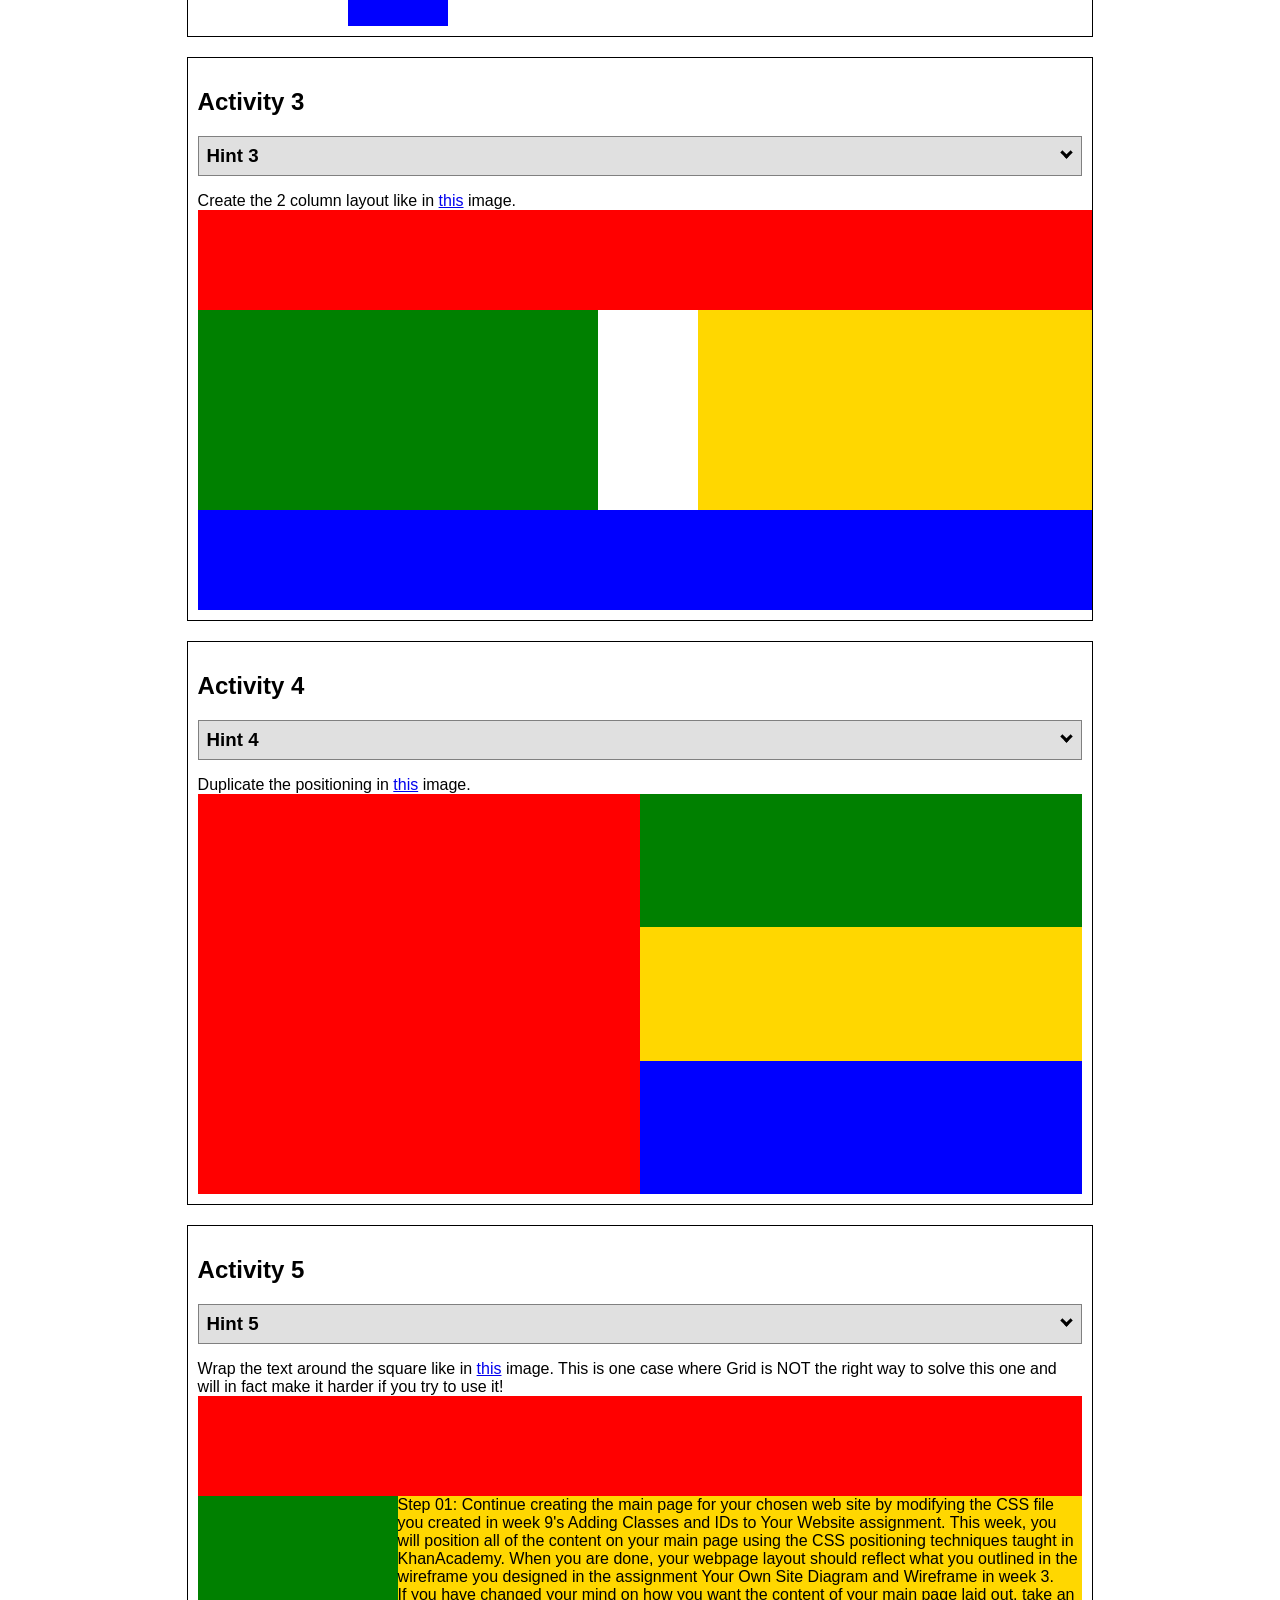
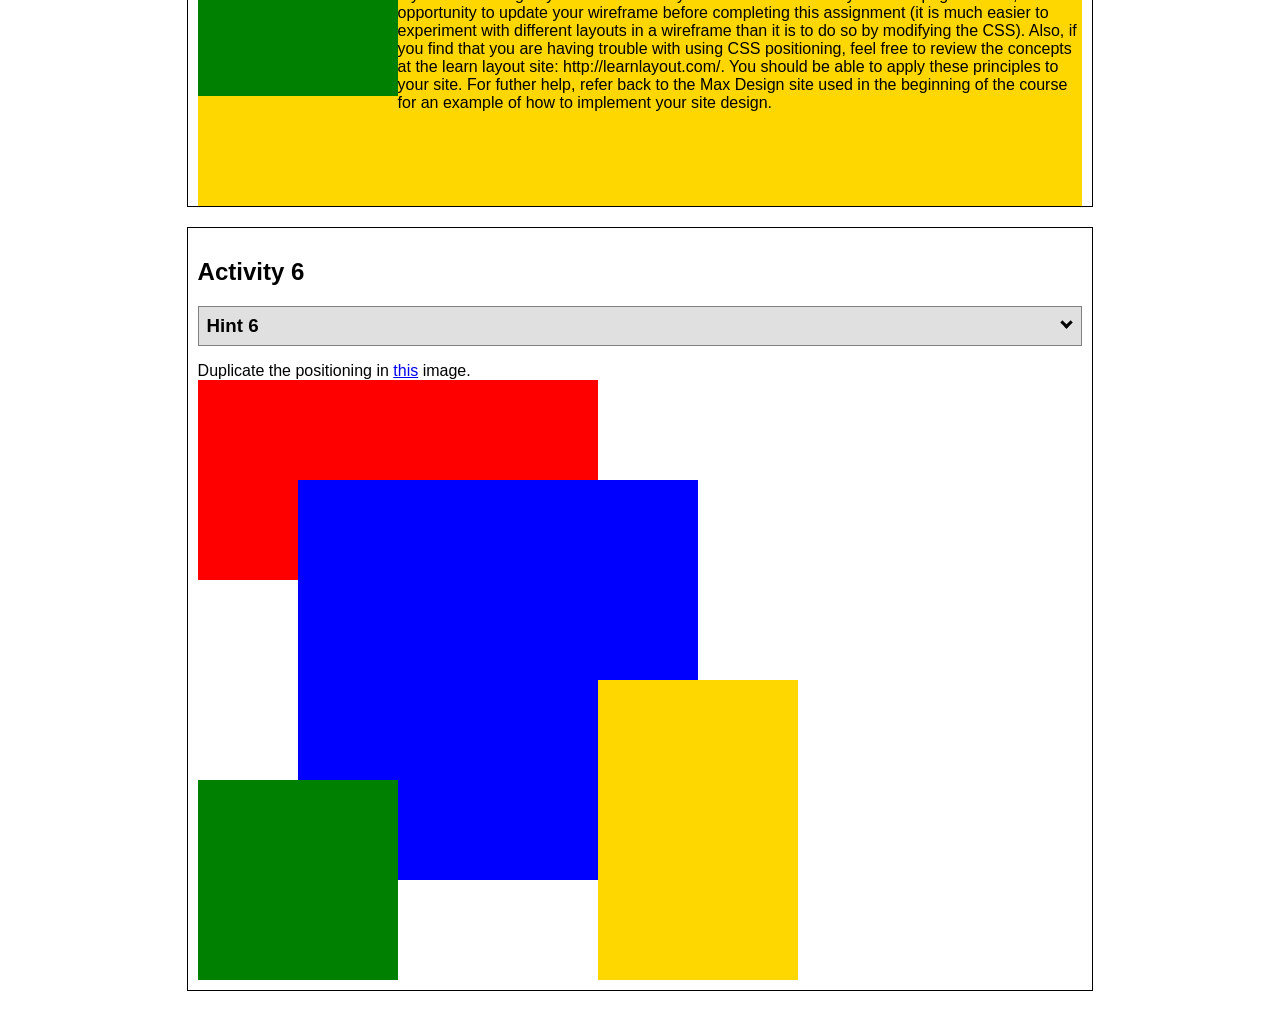
<file: ICE/positioning/positioning.html>
<!DOCTYPE html>
<html lang="en">
  <head>
    <!-- HTML - Name: positioning.html -->
    <title>Positioning Activity</title>
    <link rel="stylesheet" type="text/css" href="positionstyles.css" />
  </head>
  <body>
    <div class="activity">
      <h2>WDD 130 positioning exercises</h2>
      For each activity match make the boxes match the image by modifying the stylesheet.</div>
    <div class="activity">
      <h2>Activity 1</h2>
      <section class="hint"><input type="checkbox" ><i></i> <h3>Hint 1</h3><div><p>Use the activity instructions for the firt activity</a></p></div></section>
      <p>Follow the activity instructions to make the boxes match  <a href="images/example1.png" target="_blank">this</a> image.</p>
      <div class="content1" >
        <div class="red1" ></div>
        <div class="green1" ></div>
        <div class="green1" ></div>
        <div class="yellow1"></div>
        <div class="yellow1"></div>
        <div class="blue1"></div>
      </div>
    </div>
    <div class="activity">
      <h2>Activity 2</h2>
      <section class="hint"><input type="checkbox" > <h3>Hint 2</h3><i></i><div>
      <ul>
      <li>grid-template-columns: 50px 50px 50px 50px 50px </li></ul></div></section>
      <p>Overlap and stagger the squares like in <a href="images/example2.png" target="_blank">this</a> image.</p>
      <div class="content2" >
        <div class="red2" ></div>
        <div class="green2" ></div>
        <div class="yellow2"></div>
        <div class="blue2"></div>
      </div>
    </div>
    <div class="activity">
      <h2>Activity 3</h2>
      <section class="hint"><input type="checkbox" > <h3>Hint 3</h3><i></i><div><p>This one is going to be best solved with CSS Grid. Remember to make the boxes the right width first...then start moving them around. </p><h4>Properties used:</h4><ul><li>display:grid;</li><li>grid-template-columns:</li><li>grid-column-gap:</li>
        <li>grid-column:</li>  </ul></div></section>
      Create the 2 column layout like in <a href="images/example3.png" target="_blank">this</a>  image.
      <div class="content3" >
        <div class="red3" ></div>
        <div class="green3" ></div>
        <div class="yellow3"></div>
        <div class="blue3"></div>
      </div>
    </div>
    <div class="activity">
      <h2>Activity 4</h2>
      <section class="hint"><input type="checkbox" > <h3>Hint 4</h3><i></i><div><p>For the others we have been primarily concerned with width. For this one you will need to adjust height as well. </p><h4>Properties used:</h4><ul><li>display:grid;</li><li>grid-template-columns:</li><li>grid-row:</li></ul></div></section>
      Duplicate the positioning in <a href="images/example4.png" target="_blank">this</a> image. 
      <div class="content4" >
        <div class="red4" ></div>
        <div class="green4" ></div>
        <div class="yellow4"></div>
        <div class="blue4"></div>
      </div>
    </div>

    <div class="activity">
      <h2>Activity 5</h2>
      <section class="hint"><input type="checkbox" > <h3>Hint 5</h3><i></i><div><p>Grid is <strong>not</strong> the right way to do this.  In fact there is only one way to really do that...and that is with float. Remember that we float the thing we want the text to wrap around.  Also remember to start by making all the shapes the right size and shape.</p><h4>Properties used:</h4><ul><li>float: left;</li></ul></div></section>
      Wrap the text around the square like in <a href="images/example5.png" target="_blank">this</a> image. This is one case where Grid is NOT the right way to solve this one and will in fact make it harder if you try to use it!
      <div class="content5" >
        <div class="red5" ></div>
        <div class="green5" ></div>
        <div class="yellow5">Step 01: Continue creating the main page for your chosen web site by modifying the CSS file you created in week 9's Adding Classes and IDs to Your Website assignment. This week, you will position all of the content on your main page using the CSS positioning techniques taught in KhanAcademy. When you are done, your webpage layout should reflect what you outlined in the wireframe you designed in the assignment Your Own Site Diagram and Wireframe in week 3. <br />
          If you have changed your mind on how you want the content of your main page laid out, take an opportunity to update your wireframe before completing this assignment (it is much easier to experiment with different layouts in a wireframe than it is to do so by modifying the CSS). Also, if you find that you are having trouble with using CSS positioning, feel free to review the concepts at the learn layout site: http://learnlayout.com/. You should be able to apply these principles to your site. For futher help, refer back to the Max Design site used in the beginning of the course for an example of how to implement your site design.</div>
        <div class="blue5"></div>
      </div>
    </div>
    <div class="activity">
      <h2>Activity 6</h2>
      <section class="hint"><input type="checkbox" > <h3>Hint 6</h3><i></i><div><p>This one is all about visualizing the grid behind the layout. If you are having a hard time doing that first: all the sizes are even multiples of 100, and second here is another example with the lines drawn: <a href="images/example6-hint.png" target="_blank">example 6 with lines</a>. For this one you will find it easiest if you use px for the column width. You can also use <kbd>z-index</kbd> to control the element layering.    </p><h4>Properties used:</h4><ul><li>display:grid;</li><li>grid-template-columns:</li><li>grid-column:</li><li>grid-row:</li><li><a href="https://www.w3schools.com/cssref/pr_pos_z-index.asp" target="_blank">z-index:</a></li></ul></div></section>
      Duplicate the positioning in <a href="images/example6.png" target="_blank">this</a> image.
      <div class="content6" >
        <div class="red6" ></div>
        <div class="green6" ></div>
        <div class="yellow6"></div>
        <div class="blue6"></div>
      </div>
    </div>
  </body>
</html>
</file>
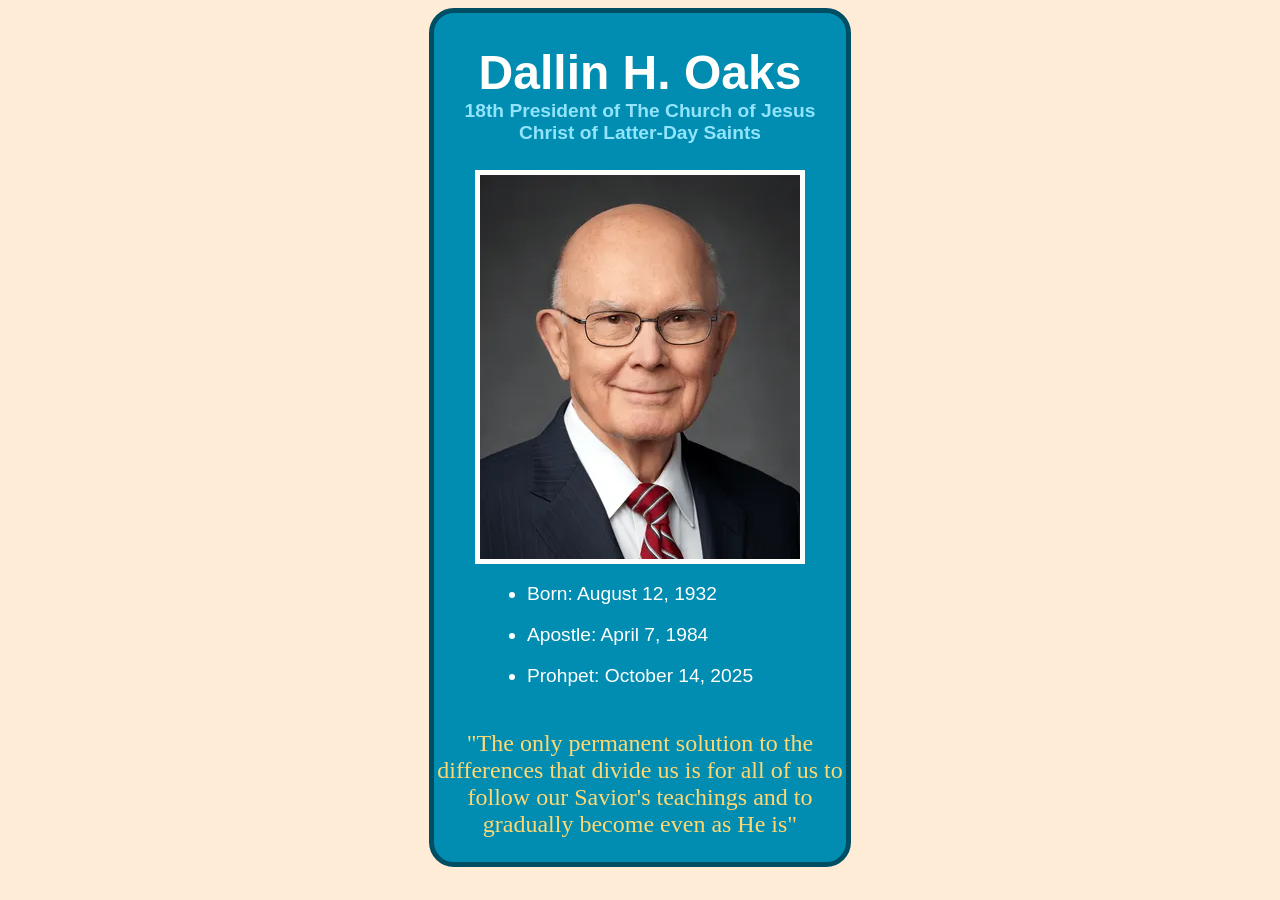
<file: ICE/prophet_cards/oaks.html>
<!DOCTYPE html>
<html lang="en">
<head>
    <meta charset="UTF-8">
    <meta name="viewport" content="width=device-width, initial-scale=1.0">
    <title>Dallin H. Oaks</title>
    <style>
        /* Insert styles here, this is called an internal stylesheet  */
        body {
            background: #FFECD7;
            display: grid;
            grid-template-columns: 1fr 1fr 1fr;
        }
        
        .card {
            background-color: #008DB1;
            border: 5px solid #004E63;
            grid-column: 2/3;
            border-radius: 25px;
            display: flex;
            flex-direction: column;
            align-items: center;
        }

        h1 {
            font-family: Helvetica, sans-serif;
            color: #FFFFFE;
            text-align: center;
            font-size: 3em;
            margin-bottom: 0;
        }

        h4 {
            font-family: Helvetica, sans-serif;
            color: #91E4FB;
            text-align: center;
            font-size: 1.2em;
            margin-top: 0;
        }

        a {
            text-decoration: none;
        }

        img {
            border: 5px #FFFFFE solid;
        }

        ul {
            font-family: Helvetica, sans-serif;
            color: #FFFFFE;
            text-align: left;
            font-size: 1.2em;
            margin: 0;
            padding: 0;
        }

        .quote {
            font-family: Brush Script MT;
            color: #FFD873;
            text-align: center;
            font-size: 1.5em;
        }

    </style>
</head>
<body>
    <div class="card">
        <h1>Dallin H. Oaks</h1>
        <a href="https://www.churchofjesuschrist.org/">
            <h4>18th President of The Church of Jesus Christ of Latter-Day Saints</h4>
        </a>
        <img src="images/oaks.webp" alt="President Oaks">
        <ul>
            <li><p>Born: August 12, 1932</p></li>
            <li><p>Apostle: April 7, 1984</p></li>
            <li><p>Prohpet: October 14, 2025</p></li>
        </ul>
        <p class="quote">"The only permanent solution to the differences that divide us is for all of us to follow our Savior's teachings and to gradually become even as He is"</p>
    </div>
</body>
</html>
</file>
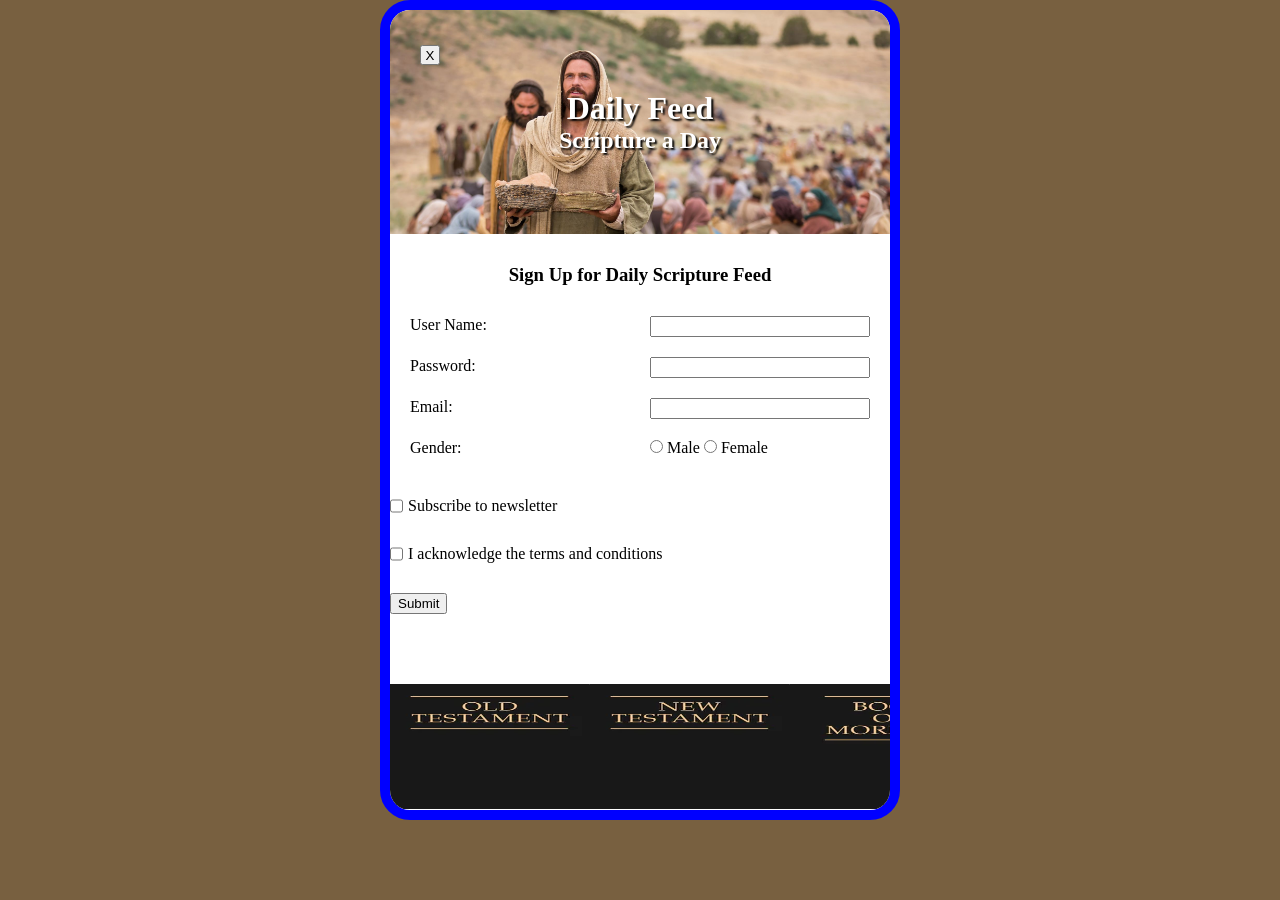
<file: ICE/signup/signup.html>
<!DOCTYPE html>
<html lang="en">

<head>
    <meta charset="UTF-8">
    <meta name="viewport" content="width=device-width, initial-scale=1.0">
    <title>Daily Feed Sign Up</title>

    <style>
        * {
            margin: 0;
        }

        body {
            background: rgb(120, 96, 64);
            display: flex;
            justify-content: center;
        }

        #formContainer {
            display: flex;
            flex-direction: column;
            width: 500px;
            height: 800px;
            border: 10px solid blue;
            border-radius: 30px;
            background-color: white;
            /* justify-content: space-between; */
            overflow: hidden;
        }

        #top {
            background-image: url("images/jesus_feeds_5000.jpeg");
            height: 28%;
            background-size: cover;
            object-fit: cover;
            display: flex;
            flex-direction: column;
            justify-content: center;
            align-items: center;
        }

        #top h1, h2 {
            color: white;
            text-shadow: 2px 2px 2px black;
        }

        #scriptures {
            display: flex;
            justify-content: space-between;
            height: 125px;
            margin-top: 70px;
        }

        h3 {
            margin: 30px 0;
            align-self: center;
            font-weight: bold;
        }

        form #grid-wrapper {
            margin: 0 20px;
            display: grid;
            gap: 20px;
            grid-template-columns: 1fr 1fr 1fr 1fr;
        }

        form #grid-wrapper label {
            grid-column: 1/2;
        }

        form #grid-wrapper input {
            grid-column: 3/5;
        }

        form #closeBtn {
            width: 20px;
            height: 20px;
            display: block;
            position: absolute;
            top: 40px;
            margin: 5px 10px;
            padding: 0;
        }

        form section {
            margin-top: 30px;
            display: flex;
            justify-self: center;
            gap: 5px;
        }

        form #flex-wrapper {
            margin-top: 40px;
        }

        form #gender {
            grid-column: 3/5;
        }
        

    </style>



</head>

<body>
    <div id="formContainer">
        <div id="top">
            <h1>Daily Feed</h1>
            <h2>Scripture a Day</h2>
        </div>
        <h3>Sign Up for Daily Scripture Feed</h3>
        <form id="myForm">
            <div id="grid-wrapper">
                <button type="button" id="closeBtn">X</button>
                <label for="username">User Name:</label>
                <input type="text" id="username" name="username" required>

                <label for="password">Password:</label>
                <input type="password" id="password" name="password" required>

                <label for="email">Email:</label>
                <input type="email" id="email" name="email" required>

                <label>Gender:</label>
                <div id="gender">
                    <input type="radio" id="male" name="gender" value="male" required>
                    <label for="male">Male</label>
                    <input type="radio" id="female" name="gender" value="female" required>
                    <label for="female">Female</label>
                </div> 
            </div>

            <div id="flex-wrapper">
                <section>
                    <input type="checkbox" id="newsletter" name="newsletter">
                    <label for="newsletter">Subscribe to newsletter</label>
                </section>

                <section>
                    <input type="checkbox" id="conditions" name="conditions" required>
                    <label for="conditions">I acknowledge the terms and conditions</label>
                </section>

                <section>
                    <button type="submit">Submit</button>
                </section>
            </div>

        </form>

        <div id="scriptures">
            <img src="images/old_testament.webp" alt="old_testament">
            <img src="images/new_testament.webp" alt="new_testament">
            <img src="images/book_of_mormon.webp" alt="book_of_mormon">
            <img src="images/doctrine_and_covenants.webp" alt="doctrine_and_covenants">
            <img src="images/pearl_of_great_price.webp" alt="pearl_of_great_price">
        </div>
    </div>

    <div id="output"></div>

    <script>
        // Here is some Javascript to start looking forward to wdd131
        document.getElementById("closeBtn").addEventListener("click", function () {
            document.getElementById("formContainer").style.display = "none";
         });
        const form = document.getElementById('myForm');
        const output = document.getElementById('output');

        form.addEventListener('submit', function (event) {
            event.preventDefault(); // Stop form from actually submitting

            const formData = new FormData(form);
            const entries = [];

            for (const [key, value] of formData.entries()) {
                if (key == "password") {
                    entries.push(`<strong>${key}</strong>: ${value} (you should probably encrypt the password)`);
                } else {
                    entries.push(`<strong>${key}</strong>: ${value}`);
                }
            }

            output.innerHTML = `
            <br>  
            <h3>Here is the data that would be sent to the server:</h3>
            <ul>
                ${entries.map(item => `<li>${item}</li>`).join('')}
            </ul>
            `;
                });
    </script>

</body>

</html>
</file>
<file: styles/cssforindex.css>
@import url('https://fonts.googleapis.com/css2?family=Poppins:wght@400;500;600&family=Roboto+Slab:wght@700&display=swap');

:root {
    --primary:    #2F2F2F;  
    --accent:     #4A5C4F;
    --secondary:  #8C7A6B; 
    --light:      #F8F6F3;   
    --neutral:    #6B6B6B;   
    --highlight:  #A8B5A2;    
}

body {
    margin: 0;
    font-family: 'Poppins', sans-serif;
    background-color: var(--light);
}

h1, h2, h3, h4 {
    font-family: 'Poppins', sans-serif;
    font-weight: 700;   
}

h1 {
    margin: 0;
    color: var(--accent);
    padding: 20px;
    background-color: var(--highlight);
    border-radius: 15px;
}

/* header */

header {
    display: grid;
    grid-template-columns: 150px auto;
    align-items: center;
    position: absolute;
    top: 0;
    left: 0;
    right: 0;
    width: 100%;
    z-index: 10;
    padding-top: 10px;
    padding-bottom: 10px;
    background-color: rgba(47, 47, 47, 0.88);
}

nav {
    display: flex;
    justify-content: space-around;
    border-radius: 10px;
}

nav a {
    text-decoration: none;
    color: var(--light);
    padding: 20px;
    border-radius: 20px;
    transition: 0.25s;
}

nav a:hover {
    background-color: var(--highlight);
    color: var(--accent);
    transform: translateY(-3px);
}

header img {
    width: 75px;
    height: 75px;
    place-self: center;
}

/* hero */

#hero-img img {
    width: 100%;
    max-height: 500px;
    object-fit: cover;
    display: block;
}

#hero {
    display: grid;
}

#hero-img, #hero-msg {
    grid-area: 1/1;
}

#hero-msg {
    margin-top: 115px;
    padding: 45px 28px 28px 28px;
    place-self: center;
    text-align: center;
    border-radius: 15px;
    background-color: rgba(47, 47, 47, 0.88);
    color: var(--light);
}

/* main */

main {
    padding: 20px;
    /* display: flex;
    flex-direction: column; */
}

#card-table-wrap {
    display: grid;
    grid-template-columns: 1fr 1fr 1fr;
    gap: 40px;
    margin-bottom: 40px;
    padding: 40px;
}

.card, #table {
    padding: 20px;
    border-radius: 10px;
    border: 3px solid var(--primary);
}

.card h2 {
    margin-top: 0;
    color: var(--accent);
    border-bottom: 3px solid var(--highlight);
    padding-bottom: 8px;
}

ul {
    list-style: none;
    padding: 0;
    line-height: 40px;
}

ul li a {
    text-decoration: none;
    color: var(--primary);
    font-weight: 500;
}

ul li a:hover {
    color: var(--accent);
    text-decoration: underline;
}

#card-table-wrap h2, ul {
    margin: 0;
}

.card {
   display: flex;
   flex-direction: column; 
   text-align: center;
   gap: 20px;
}

#card-one {
    grid-column: 2/3;
    grid-row: 1;
}

#card-two {
    grid-column: 1/2;
    grid-row: 1;
}

#card-three {
    grid-column: 3/4;
    grid-row: 1;
}

table {
    width: 100%;
    border-collapse: collapse;
}

th, td {
    padding: 12px 15px;
    text-align: left;
    border-bottom: 2px solid var(--neutral);
}

th {
    background: var(--primary);
    color: white;
}

#table {
    grid-column: 1 / -1;
}

/* form section */

#form-section {
    background-color: var(--accent);
    display: flex;
    flex-direction: column;
    border-radius: 12px;
    margin-bottom: 40px;
    padding: 50px 70px 70px 70px;
    align-self: center;
    max-width: 600px;
    margin: 0 auto 40px;
}

#form-section h2 {
    margin-top: 0;
    margin-bottom: 28px;
    text-align: center;
    color: var(--light);
}

#img-form-wrap {
    display: grid;
    grid-template-columns: 280px 1fr;
    gap: 48px;
    align-items: start;
    margin: 0 auto;
}

#form-section img {
    width: 100%;
    height: auto;
    border-radius: 12px;
}

#img-form-wrap form {
    display: flex;
    flex-direction: column;
    gap: 20px;
}

label {
    font-weight: 600;
    margin-bottom: 0.25rem;
}

input[type="text"], input[type="email"], textarea {
    padding: 12px 16px;
    border: none;
    border-radius: 8px;
    font-family: inherit;
    font-size: 1rem;
}

input[type="submit"] {
    margin-top: 10px;
    background: var(--highlight);
    color: var(--primary);
    padding: 14px 32px;
    border: none;
    border-radius: 8px;
    font-weight: 600;
    cursor: pointer;
    align-self: flex-start;
    transition: 0.3s;
}

input[type="submit"]:hover {
    background: #8f9b87;
    transform: translateY(-3px);
}

/* footer */

footer {
    padding: 40px;
    display: flex;
    justify-content: space-between;
    align-items: center;
    background-color: var(--primary);
    color: var(--light);
}

#icons {
    display: flex;
    gap: 20px;
}

footer img {
    width: 50px;
    height: 50px;
    object-fit: cover;
}
</file>
<file: white-water-rafting/styles/style.css>
/* @import url("https://fonts.googleapis.com/css2?family=Oswald:wght@200..700&family=Montserrat:wght@100..900&family=Merriweather:wght@300;400;700&display=swap"); */
@import url('https://fonts.googleapis.com/css2?family=Bebas+Neue&family=Oswald:wght@200..700&family=Source+Sans+3:wght@200..900&display=swap');

:root{
    /* --heading-font: "Oswald", sans-serif; */
    --heading-font: 'Bebas Neue', sans-serif;
    /* --smaller-heading-font: "Merriweather", sans-serif; */
    --smaller-heading-font: 'Oswald', sans-serif;
    /* --paragraph-font: "Montserrat", sans-serif; */
    --paragraph-font: 'Source Sans 3', sans-serif;
    --background-color: #D7D3CF;
    --background-color-two: #94968C;
    --background-color-three: #836D49;
    --heading-color: #565837;
    --heading-color-two: #49491D;
    --hover-yellow: #FDE587;
}

.home-title{
    font-size: 2em;
    margin-top: 10px;
    font-family: var(--heading-font);
}


h2{
    margin: 0;
}

#hero-msg h4{
    font-family: var(--smaller-heading-font);
    color: var(--background-color-two);
}

#hero-msg h1{
    color: var(--background-color);
    font-style: oblique;
}

#content{
    max-width: 1600px;
    margin: 0 auto;
}

nav a{
    font-family: var(--heading-font);
    text-align: center;
    text-decoration: none;
    color: var(--background-color);
    padding: 35px;
}

#hero-img{
    width: 100%;
}

#hero-msg h1, #hero-msg h4{
    text-align: center;
}

.button-box{
    text-align: center;
}

.home-grid{
    display: grid;
    grid-template-columns: repeat(10, 1fr);
}

.card-img, .mountains{
    width: 100%;
}

main section{
    text-align: center;
}

.rivers-card{
    grid-column: 2/4;
    grid-row: 2/3;
}

.camping-card{
    grid-column: 5/7;
    grid-row: 2/3;
}

.rapids-card{
    grid-column: 8/10;
    grid-row: 2/3;
}

.mountains{
    grid-column: 2/7;
    grid-row: 5/8;
    box-shadow: 5px 5px 10px #6f7364;
}

main section img{
    box-sizing: border-box;
}

main section h2{
    font-family: var(--smaller-heading-font);
    color: var(--background-color-two);
    font-style: oblique;
}

#background{
    height: 725px;
    background-color: var(--background-color-two);
    grid-column: 1/11;
    grid-row: 4/9;
}

body{
    font-size: 22px;
    font-family: var(--paragraph-font);
    background-color: var(--background-color);
    margin: 0;
    padding: 0;
}

header{
    display: grid;
    grid-template-columns: 150px auto;
    background-color: rgba(0, 0, 0, 0.45);
    /* background-color: var(--background-color-two); */
}

nav{
    display: flex;
    justify-content: space-around;
    transition: .2s
}

nav a:hover{
    /* background-color: var(--background-color); */
    color: black;
    background-color: var(--hover-yellow);
    letter-spacing: 1.5px;
    font-style: oblique;
}

.book{
    background-color: var(--background-color-two);
    color: black;
    border-radius: 5px;
}

.join{
    color: var(--background-color-three);
    background-color: var(--background-color);
    border-radius: 50px;
}

.book, .join{
    font-family: var(--paragraph-font);
    /* color: black; */
    font-size: 18px;
    /* background-color: var(--background-color-two); */
    text-decoration: none;
    padding: 15px 30px;
    margin-top: 50px;
    transition: .2s;
}

.book:hover{
    background-color: var(--hover-yellow);
    letter-spacing: 1.5px;
    /* font-style: oblique; */
}

.join:hover{
    transform: translateY(-8px) scale(1.05);
    box-shadow: 0 12px 20px rgba(0,0,0,0.3);
    letter-spacing: 1.5px;
}

.msg{
    background-color: var(--background-color-three);
    line-height: 1.5em;
    padding: 35px;
    grid-column: 6/10;
    grid-row: 6/7;
    box-shadow: 5px 5px 10px #6f7364;
}

.msg h2{
    color: var(--background-color);
    font-family: var(--heading-font);
}

.msg p{
    color: var(--background-color);
    font-size: .8em;
    font-family: var(--paragraph-font);
    padding-bottom: 15px;
}

footer{
    background-color: var(--background-color-three);
    padding: 25px 50px;
    margin-top: 200px;
    display: flex;
    justify-content: space-around;
    align-items: center;
}

footer .social img{
    padding-top: 15px;
}

footer a{
    color: var(--background-color);
    text-decoration: none;
}

footer p{
    color: var(--background-color);
    font-family: var(--paragraph-font);
    font-size: 1.2em;
}

footer p a:hover{
    text-decoration: underline;
}

.logo{
    width: 80px;
}

#logo_link{
    padding-top: 5px;
    align-self: center;
    justify-self: center;
}

.icon{
    width: 80px;
    padding-top: 10px;
}

#hero{
    display: grid;
    grid-template-columns: 1fr 3fr 1fr;
    margin-top: -100px;
}

#hero-box{
    grid-column: 1/4;
    grid-row: 1/3;
    z-index: -1;
}

#hero-img{
    width: 100%;
}

#hero-msg{
    grid-column: 2/3;
    grid-row: 1/2;
    margin-top: 100px;
}
.rivers-card, .camping-card, .rapids-card{
    margin: 200px 0;
}

.card-img{
    border: 10px solid var(--background-color-two);
    transition: transform .5s;
    box-shadow: 5px 5px 10px #6f7364;
}

.card-img:hover{
    opacity: .6;
    transform: scale(1.1);
}

/* Responsive design */
@media screen and (max-width: 900px) {
    #hero, .home-grid {
        display: block;
        height: auto;
    }
    nav, footer {
        flex-direction: column;
    }
    nav a {
        display: block;
        padding: 15px;
    }
    #hero {
        margin-top: 0;
    }
    #hero-msg {
        margin-top: 0;
    }
    #hero-msg h4 {
        display: none;
    }
    #hero-msg h1 {
        color: #6f7364;
    }
    .home-title {
        font-size: 25px;
    }
    .rivers-card, .camping-card, .rapids-card { 
        margin: 50px auto;
        width: 60%;
    }
    #background {
        display: none;
    }
    .mountains, .msg {
        width: 80%;
        display: block;
        margin: 0 auto;
    }
    footer {
        margin-top: 25px;
    }
}
</file>
<file: ICE/styles/styles.css>
body {
  margin: 0;
  height: 100%;
  font-family: Arial, sans-serif;
  background: linear-gradient(to bottom, #d3d3d3, #001f3f);
  background-repeat: no-repeat; /* Just in case */
  background-attachment: fixed;
}

.container {
  text-align: center;
}

.header {
  padding: 20px 0;
}

.header-image {
  background-image: url('../images/icenter.png'); /* Replace with your image */
  background-repeat: no-repeat;
  background-position: center;
  height: 150px;
  display: flex;
  flex-direction: column;
  justify-content: center;
  color: white;

}

.header-image h1 {
  margin: 0;
  line-height: 0.9;
    font-size: 3.5em;
  font-weight: bold;
  text-shadow: 2px 2px 4px rgba(0, 0, 0, 0.7);
  background: #00000055;
}

.content-box {
  background-color: white;
  margin: 30px auto;
  width: 90%;
  max-width: 900px;
  padding: 40px;
  box-shadow: 5px 5px 0px black;
  min-height: 400px;
}

table {
  width: 75%;
  margin: 0 auto;
  border: 5px solid black;
  border-collapse: collapse;
}

th {
  background-color: #001f3f;
  color: white;
  border-bottom: 1px solid white;
}

td {
  border: 1px solid black;
}

tr:nth-child(odd) {
  background-color: #d3d3d3;
}

th, td {
  padding: 10px;
  gap: 10px;
  border: 1px solid black;
}

form {
  padding: 10px;
  display: grid;
  grid-template-columns: 1fr 2fr;
  gap:15px;
  justify-self: center;
}

label {
  justify-self: end;
}

input[type="submit"] {
  grid-column: 1 / 3;
  background-color: #001f3f;
  color: white;
  font-weight: bold;
  border-radius: 10px;
  border: none;
  padding: 15px;
}
</file>
<file: ICE/positioning/positionstyles.css>
/* CSS - Name: "positionstyles.css" */
/* Activity 1 styles */
.content1 {
  display: grid;
  grid-template-columns: 1fr 1fr;
  grid-template-rows: repeat(4, 1fr);
  gap: 20px;
  justify-items: center;
}

.red1 { 
  width: 100%; 
  height: 100px; 
  background-color: red; 
  grid-column: 1/3;
} 
.green1 {
  width: 200px; 
  height: 200px; 
  background-color: green; 

} 
.yellow1 {
  width: 200px; 
  height: 200px;
  background-color: gold; 
} 

.blue1 {
  width: 100%; 
  height: 100px; 
  background-color: blue; 
  grid-column: 1/3;
} 
/* Activity 2 styles */ 
.content2 {
  display: grid;
  grid-template-columns: repeat(5, 50px);
}
.red2 {
  width: 100px; 
  height: 100px; 
  background-color: red; 
} 
.green2 { 
  width: 100px; 
  height: 100px; 
  background-color: green; 
  margin-top: 50px;
} 
.yellow2 {
  width: 100px; 
  height: 100px; 
  background-color: gold; 
  margin-top: 100px;
} 

.blue2 {
  width: 100px; 
  height: 100px; 
  background-color: blue; 
  margin-top: 150px;
} 
/* Activity 3 styles */ 
.content3 {
  display: grid;
  grid-template-columns: 1fr 1fr 1fr;
  grid-column-gap: 100px;
}
.red3 {
  width: 100%; 
  height: 100px; 
  background-color: red; 
  grid-column: 1/4;
} 
.green3 {
  width: 400px; 
  height: 200px; 
  background-color: green;
} 
.yellow3 {
  width: 400px; 
  height: 200px; 
  background-color: gold; 
} 
.blue3 {
  width: 100%;
  height: 100px; 
  background-color: blue; 
  grid-column: 1/3;
} 
/* Activity 4 styles */ 
.content4 {
  /* This is the parent of the activity 4 boxes. */
  height: 400px;
  display: grid;
  grid-template-columns: 1fr 1fr;
  grid-template-rows: 1fr 1fr 1fr
}
.red4 { 
  background-color: red; 
  grid-row: 1/4;
} 
.green4 {
  background-color: green; 
  grid-column: 2;
  grid-row: 1/2;
} 
.yellow4 {
  background-color: gold;
  grid-column: 2;
  grid-row: 2/3;
} 
.blue4 {
  background-color: blue; 
  grid-column: 2;
  grid-row: 3/4;
} 
/* Activity 5 styles */ 
.content5 {
  /* This is the parent of the activity 5 boxes. */
  height: 400px;
}
.red5 { 
  width: 100%; 
  height: 100px; 
  background-color: red; 
} 
.green5 { 
  width: 200px; 
  height: 200px; 
  background-color: green; 
  float: left;

} 
.yellow5 {
  width: 100%; 
  height: 100%; 
  background-color: gold;
} 
.blue5 {
  width: 100%;
  height: 100px;
  background-color: blue; 
} 
/* Activity 6 styles */ 
.content6 {
  /* This is the parent of the activity 6 boxes. */
  display: grid;
  grid-template-columns: repeat(6, 1fr);
  grid-template-rows: repeat(6, 1fr);
  width: 600px;
  height: 600px;
}
.red6 {
  background-color: red; 
  grid-column: 1/5;
  grid-row: 1/3;
  z-index: -1;
} 
.green6 { 
  background-color: green; 
  grid-column: 1/3;
  grid-row: 5/7;
  z-index: +1;
} 
.yellow6 {
  background-color: gold; 
  grid-column: 5/7;
  grid-row: 4/7;
  z-index: +1;
} 
.blue6 {
  background-color: blue; 
  grid-column: 2/6;
  grid-column: 2/6;
  grid-row: 2/6;
} 

/* Do not make any changes below here */
.activity {
  width: 70%; 
  margin: 20px auto; 
  font-family: Arial, sans-serif; 
  border: 1px solid black; 
  padding: 10px; 
  clear:both; 
  overflow: auto;
} 

.hint {
  border: 1px solid grey;
  background: #e0e0e0;
  padding: .5em;
  position: relative;
  margin: 1em 0;
}
.hint h3 {
  margin: 0;
}
.hint:hover {
  background: #d0d0d0;
}
.hint > div {
  display: none;
}

.hint input[type=checkbox] {
  position: absolute;
  width: 100%;
  height: 100%;
  opacity: 0;
  z-index: 1;
  cursor: pointer;
}

.hint input[type=checkbox]:checked ~ div {
  display: block;
}

.hint i {
  position: absolute;
  transform: translate(-6px, 0);
  margin-top: 16px;
  right: 10px;
  top: -3px;
}
.hint i:before, .hint i:after {
  content: "";
  position: absolute;
  background-color: black;
  width: 3px;
  height: 9px;
}
.hint i:before {
  transform: translate(2px, 0) rotate(45deg);
}
.hint i:after {
  transform: translate(-2px, 0) rotate(-45deg);
}

.hint input[type=checkbox]:checked ~ i:before {
  transform: translate(-2px, 0) rotate(45deg);
}
.hint input[type=checkbox]:checked ~ i:after {
  transform: translate(2px, 0) rotate(-45deg);
}
.hint a {
  position: relative;
  z-index: 1;
}
</file>
